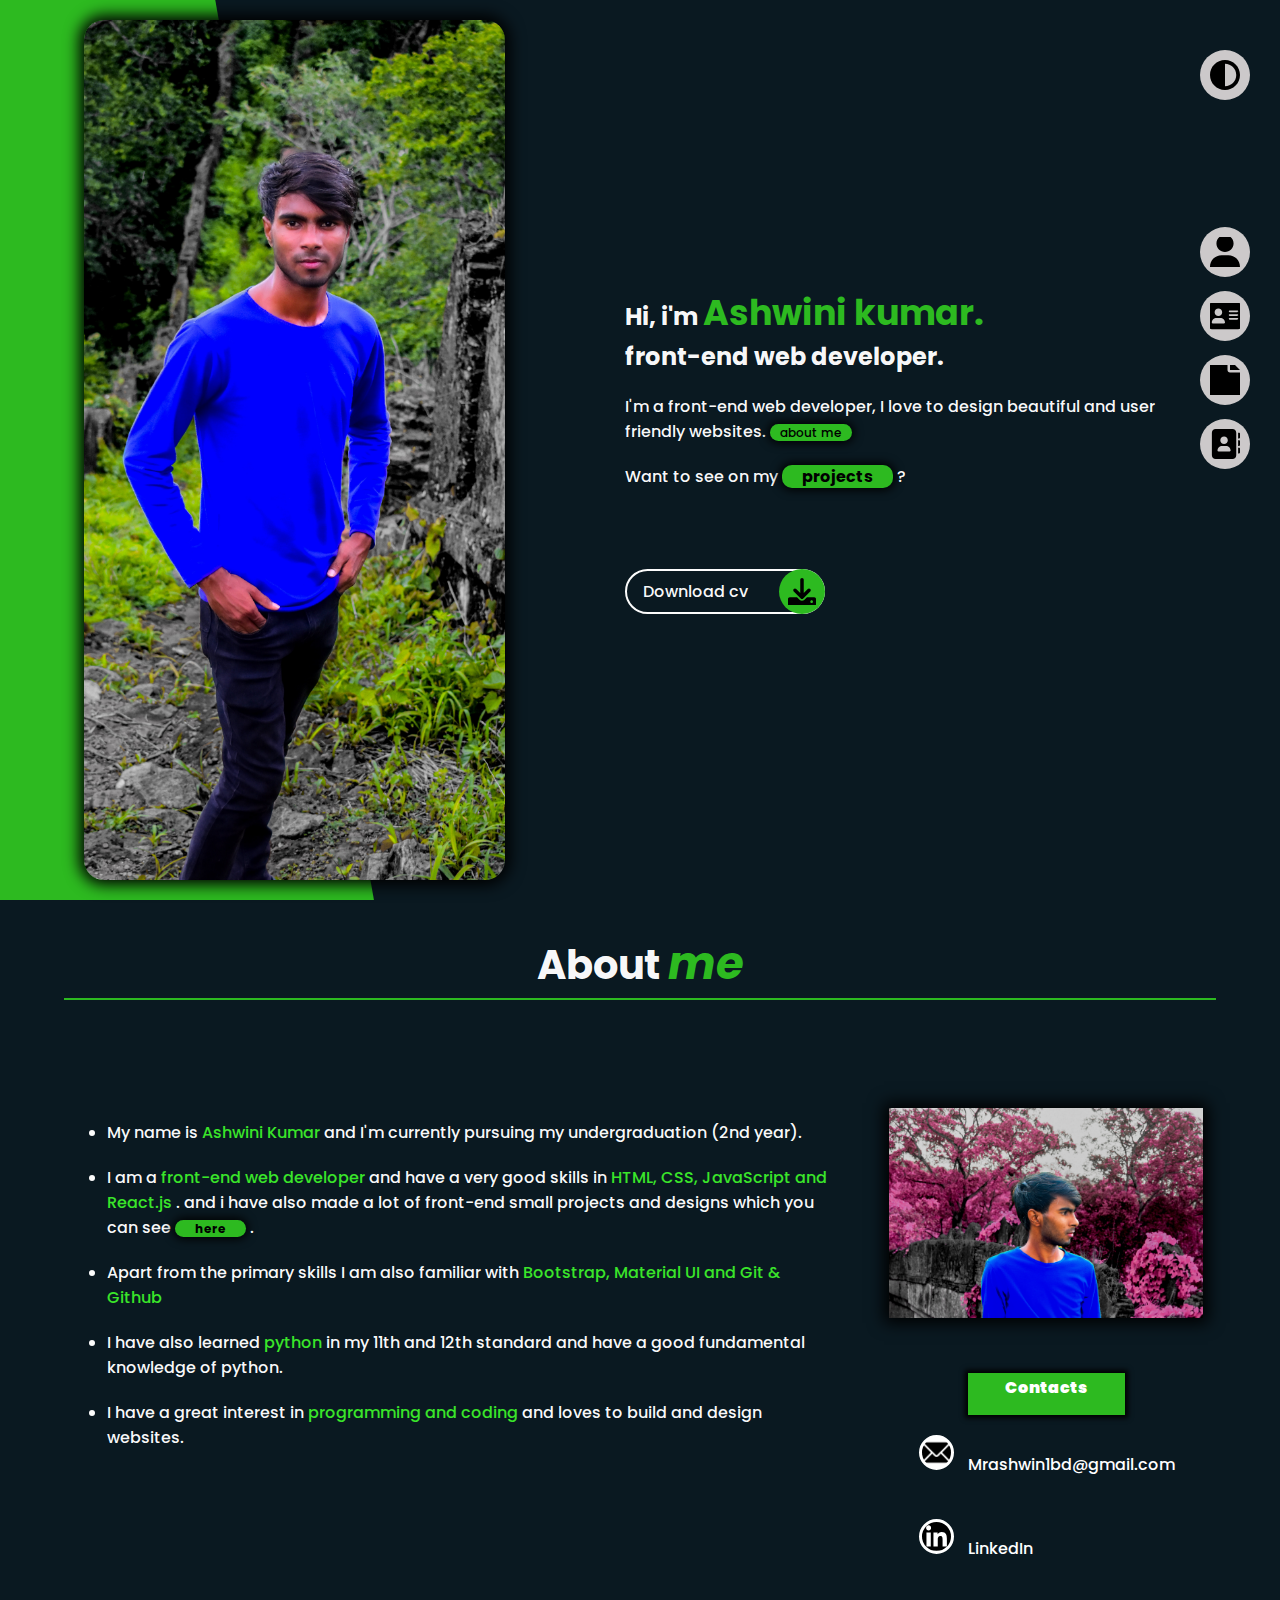
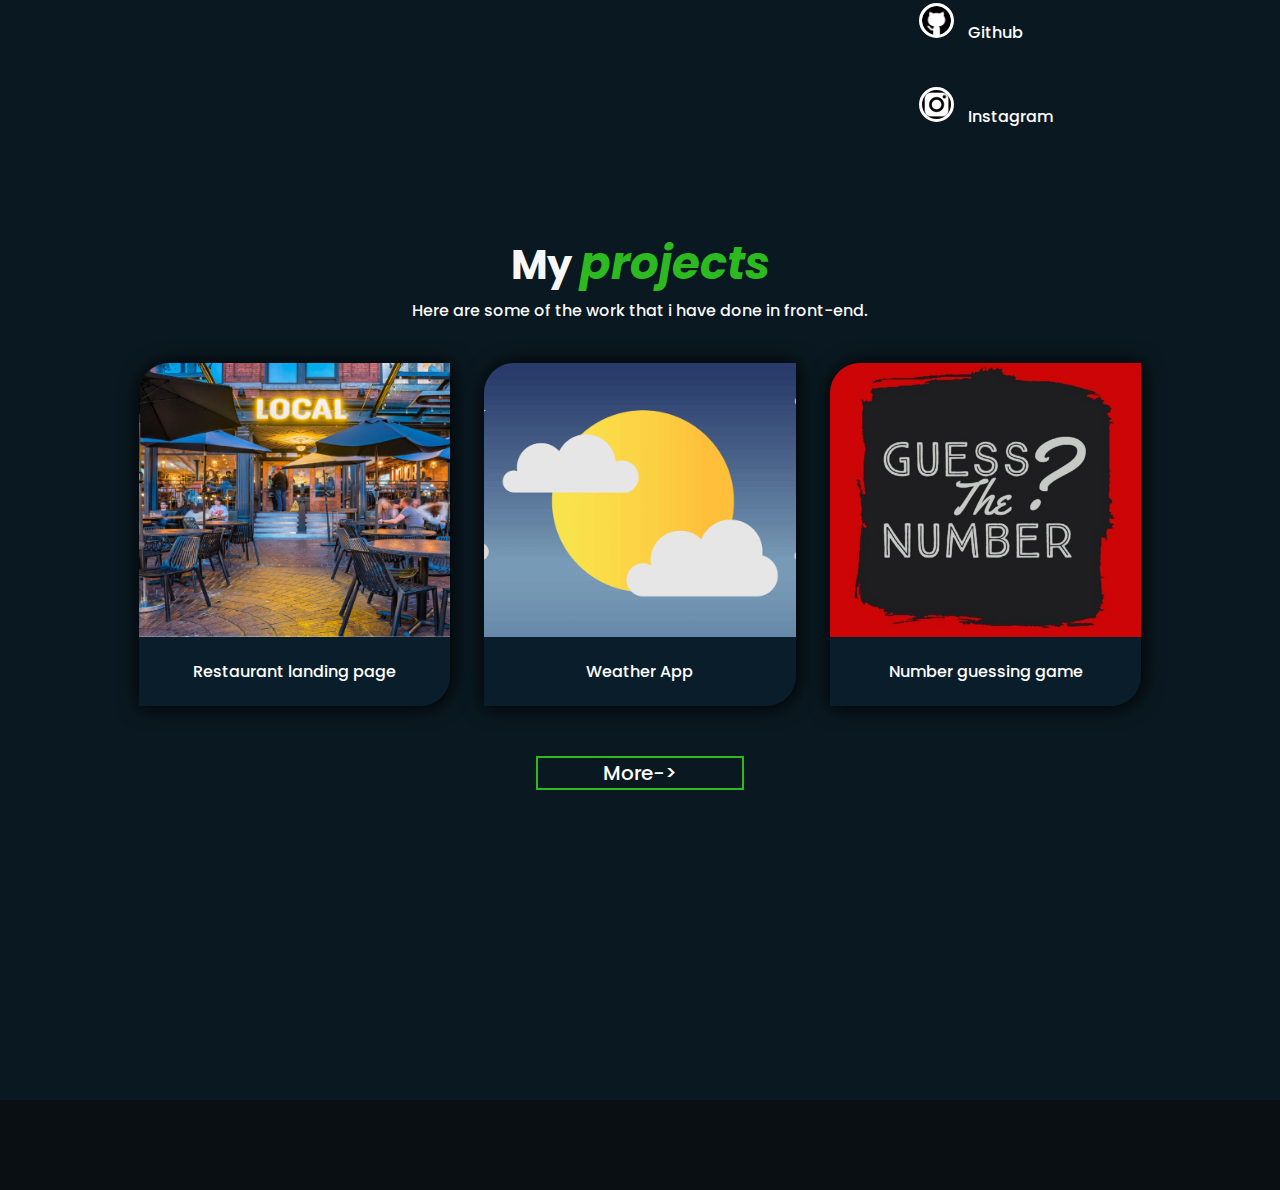
<file: index.html>
<!-- = + -->

<!DOCTYPE html>
<html lang="en">
<head>
    <meta charset="UTF-8">
    <meta http-equiv="X-UA-Compatible" content="IE=edge">
    <meta name="viewport" content="width=device-width, initial-scale=1.0">
    <title>protfolio</title>
    <link rel="icon" href="./icons/tab.svg">

    <link rel="stylesheet" href="./utility.css">
    <link rel="stylesheet" href="./style.css">
    <link rel="stylesheet" href="./mediaQueries.css">


</head>

<body>

  <!-- ////////////////// navigation button //////////////////// -->

  <nav class="navigation">
    <div class="icons">
      <img src="./icons/circle-half-stroke-solid.svg">
        <a href="" class="links"><pre>changes Theme</pre></a>
    </div>
    <div class="icons">
      <a href="#profile">
        <img src="./icons/user-solid.svg">
        </a>
        <a href="#profile" class="links">profile</a>
    </div>
    <div class="icons">
      <a href="#about-me">
              <img src="./icons/about-me.svg">
          </a>
          <a href="#about-me" class="links">about</a>
      </div>
      <div class="icons">
          <a href="#projects">
              <img src="./icons/project.svg">
          </a>
          <a href="#projects" class="links">projects</a>
      </div>
      <div class="icons">
          <a href="#contacts">
              <img src="./icons/contact.svg">
          </a>
          <a href="#contacts" class="links">contacts</a>
      </div>
  </nav>



  <!-- ////////////////////////////////// header (profile) ///////////////////// -->
  <header class="header container" id="profile">
      <div class="image">
          <img src="./images/profile.jpg">
          <div class="background"></div>
      </div>
      <div class="content">
          <h2>
              Hi, i'm <span>Ashwini kumar.</span> <br> front-end web developer.
          </h2>
          <p>
            I'm a front-end web developer, I love to design beautiful and user friendly websites.
            <a href="#about-me">about me</a>
          </p>
          <p>
              want to see on my <a href="#projects">projects</a> ?
          </p>
          <a href="./resume/Resume.pdf" class="download-cv-btn" target="_blank" download="Resume">
              Download cv
              <div class="download">
                  <img src="./icons/download-solid.svg">
              </div>
          </a>
      </div>
  </header>


    <!-- ////////////////////// about-me section //////////////// -->

    <section class="container about-me" id="about-me">

      <h1>About <span>me</span></h1>

      <div class="about-me-box">
        
        <div class="left-box box">

          <ul class="paragraphs">
            <li class="p1">
              My name is <span>Ashwini Kumar</span> and I'm currently pursuing my undergraduation (2nd year).
            </li>
            <li class="p2">
              I am a <span>front-end web developer</span> and have a very good skills in <span>HTML, CSS, JavaScript and React.js </span>. and i have also made a lot of front-end small projects and designs which you can see <a href="./projects.html">here</a> .
            </li>
            <li class="p3">
              Apart from the primary skills I am also familiar with <span>Bootstrap, Material UI and Git & Github </span>
            </li>
            <li class="p4">
              I have also learned <span>python</span> in my 11th and 12th standard and have a good fundamental knowledge of python.
            </li>
            <li class="p5">
              I have a great interest in <span>programming and coding</span> and loves to build and design websites.
            </li>
          </ul>

        </div>

        <div class="right-box box">
          <div class="img">
            <img src="./images/profile2.jpg">
          </div>
          <div class="contacts" id="contacts">
            <div class="contact-heading icons">
                <p>contacts</p>
            </div>
            <div class="e-mail icons">
                <a href="">
                    <img src="./icons/email.png">
                    <span>mrashwin1bd@gmail.com</span>
                </a>
            </div>
            <div class="linkedIn icons">
                <a href="https://www.linkedin.com/in/ashwini-kumar-505a72246/" target="_blank">
                    <img src="icons/linkedin.svg">
                    <span>linkedIn</span>
                </a>
            </div>
            <div class="github icons">
                <a href="https://github.com/ASHWIN-KUMAR-06" target="_blank">
                    <img src="icons/github.png">
                    <span>github</span>
                </a>
            </div>
            <div class="instagram icons">
                <a href="https://www.instagram.com/ashwinchauhan525/" target="_blank">
                    <img src="icons/instagram.png">
                    <span>instagram</span>
                </a>
            </div>
          </div>
        </div>

      </div>
    </section>



    <!-- //////////////////////////////////// projects section ////////////////////// -->

    <section class="projects container" id="projects">
        <h1>my <span>projects</span></h1>
        <p>Here are some of the work that i have done in front-end.</p>
        <div class="projects-container">

            <div class="boxes">
                <div class="img">
                    <img src="./images/restaurant.jpg">
                </div>
                <div class="name">
                    <p>restaurant landing page</p>
                </div>
                <div class="content">
                    <h3>project source</h3>
                    <a href="./projects/restaurantSite/index.html" target="_blank">view</a>
                    <a href="https://github.com/ASHWIN-KUMAR-06/My-Portfolio/tree/main/projects/restaurantSite" title="source code" target="_blank"><img src="./icons/github.png"></a>
                </div>
            </div>

            <div class="boxes">
              <div class="img">
                  <img src="./images/weatherapp.png">
              </div>
              <div class="name">
                  <p>Weather App</p>
              </div>
              <div class="content">
                  <h3>project source</h3>
                  <a href="https://ashwin-kumar-06.github.io/Weather-App/" target="_blank">view</a>
                  <a href="https://github.com/ASHWIN-KUMAR-06/Weather-App/" title="source code" target="_blank"><img src="./icons/github.png"></a>
              </div>
          </div>

            <div class="boxes">
                <div class="img">
                    <img src="./images/numberGuessingGame.jpg" style='opacity:0.8;'>
                </div>
                <div class="name">
                    <p>number guessing game</p>
                </div>
                <div class="content">
                    <h3>project source</h3>
                    <a href="./projects/numberGuessingGame/" target="_blank">view</a>
                    <a href="https://github.com/ASHWIN-KUMAR-06/My-Portfolio/tree/main/projects/numberGuessingGame" title="source code" target="_blank"><img src="./icons/github.png"></a>
                </div>
            </div>

            <a href="./projects.html">More-></a>
        </div>
    </section>



    <!-- ///////////////////////////////// footer ///////////////////////// -->

    <footer class="footer">
    </footer>



    
</body>

</html>
</file>
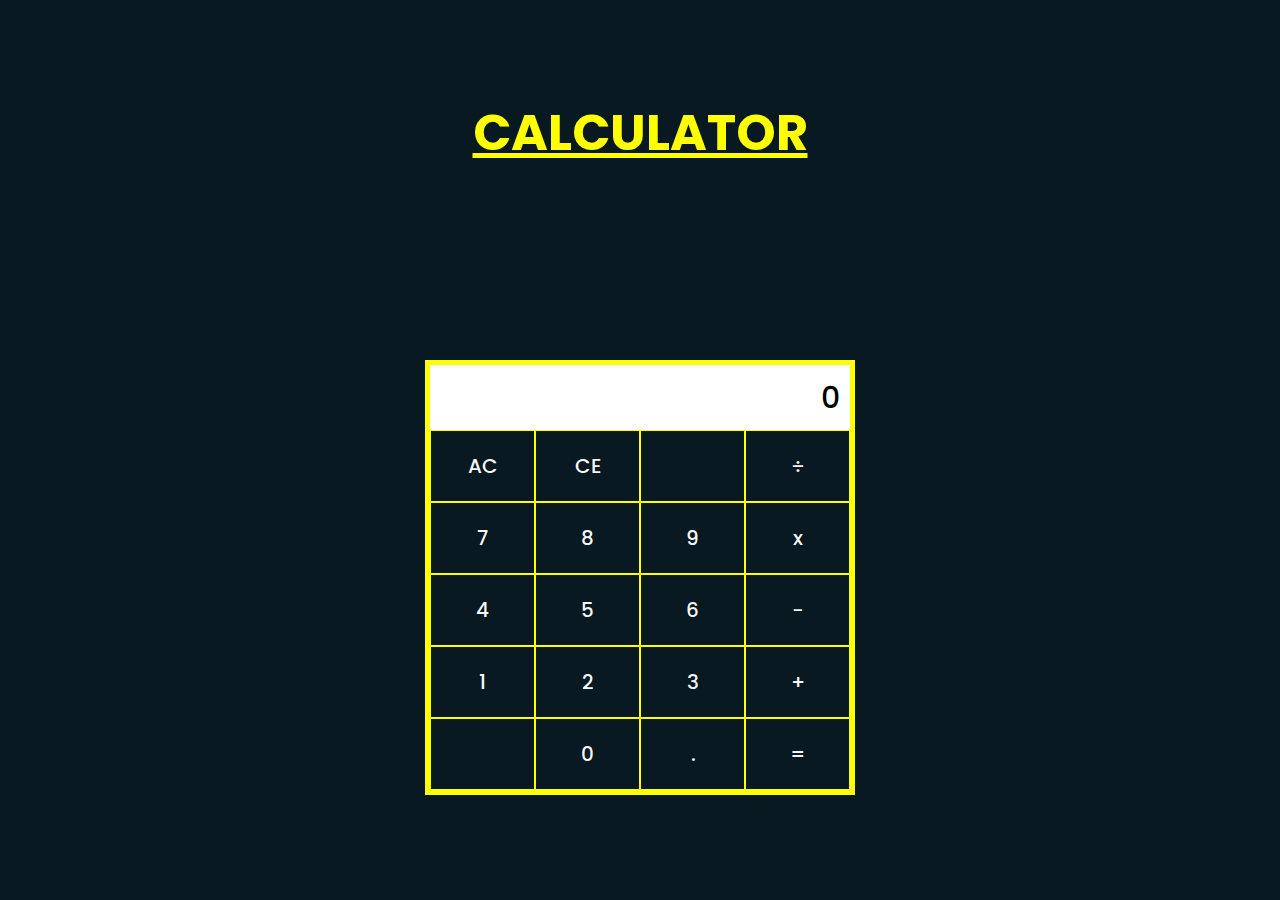
<file: projects/calculator/index.html>
<!-- = + -->

<!DOCTYPE html>
<html lang="en">
<head>
    <meta charset="UTF-8">
    <meta http-equiv="X-UA-Compatible" content="IE=edge">
    <meta name="viewport" content="width=device-width, initial-scale=1.0">
    <title>calculator</title>
    <link rel="icon" href="./calculator.png">

    <link rel="stylesheet" href="../utility.css">
    <link rel="stylesheet" href="./style.css">
    <script src="script.js" defer></script>

</head>
<body>
    
    <div class="wrapper">
        <h1>calculator</h1>
        <div class="calculator">
            <div class="screen">
                <p class="screen-content">0</p>
            </div>
            <div class="tile ac">Ac</div>
            <div class="tile erase">ce</div>
            <div class="tile percent"></div>
            <div class="tile divide">÷</div>
            <div class="tile seven">7</div>
            <div class="tile eight">8</div>
            <div class="tile nine">9</div>
            <div class="tile multiply">x</div>
            <div class="tile four">4</div>
            <div class="tile five">5</div>
            <div class="tile six">6</div>
            <div class="tile minus">-</div>
            <div class="tile one">1</div>
            <div class="tile two">2</div>
            <div class="tile three">3</div>
            <div class="tile plus">+</div>
            <div class="tile switch"></div>
            <div class="tile zero">0</div>
            <div class="tile dot">.</div>
            <div class="tile equal-to">=</div>
        </div>
    </div>



</body>
</html>
</file>
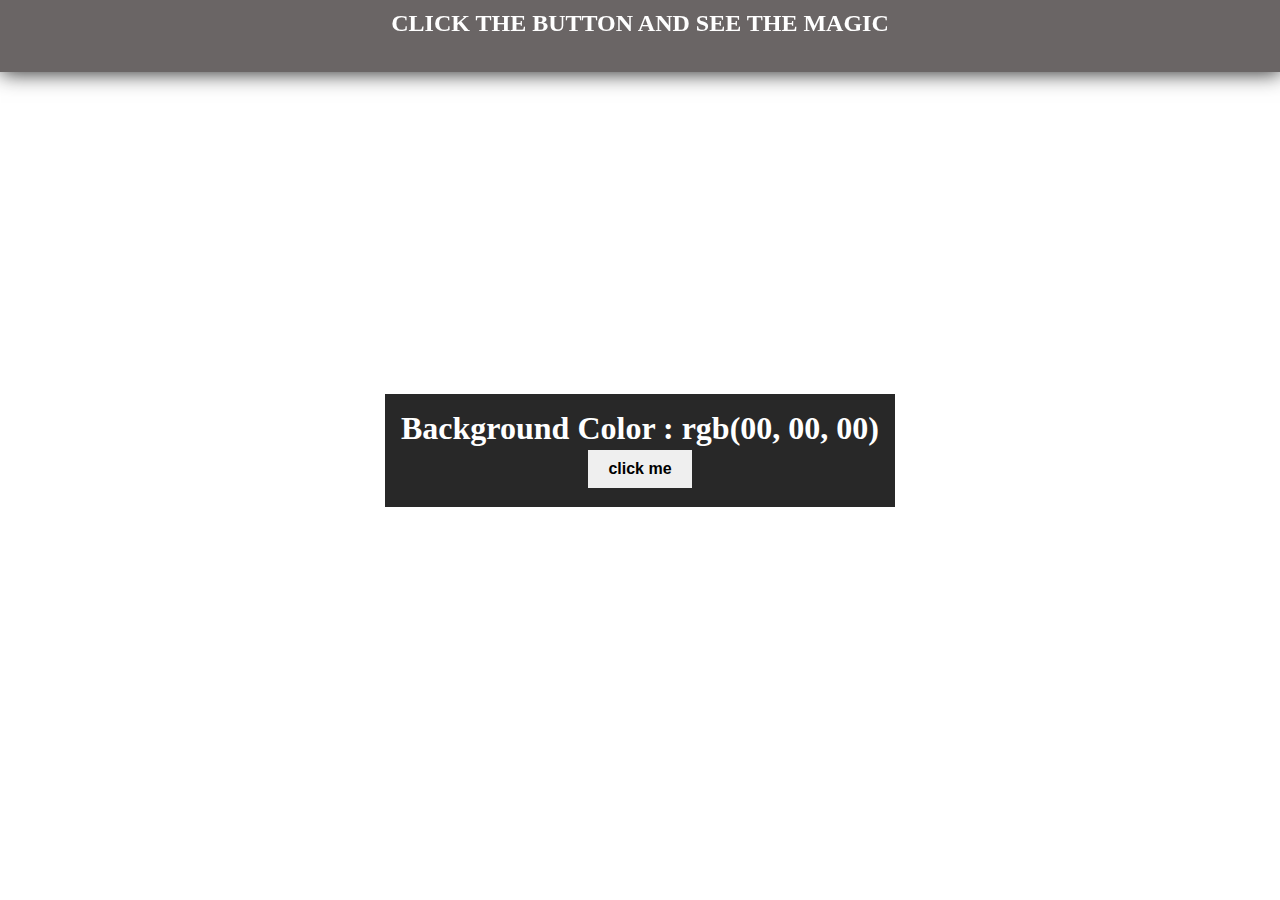
<file: projects/colorFlipper/index.html>
<!-- = + -->

<!DOCTYPE html>
<html lang="en">
<head>
    <meta charset="UTF-8">
    <meta http-equiv="X-UA-Compatible" content="IE=edge">
    <meta name="viewport" content="width=device-width, initial-scale=1.0">
    <title>color flipper</title>
    <link rel="icon" href="./flippers.png">

    <link rel="stylesheet" href="style.css">
    <script src="script.js" defer></script>

</head>
<body>

    <nav class="navigation">
        <h2>click the button and see the magic</h2>
    </nav>

    <div class="container">
        <h1>Background Color : <span>rgb(00, 00, 00)</span></h1>
        <button class="btn">click me</button>
    </div>



    
</body>
</html>
</file>
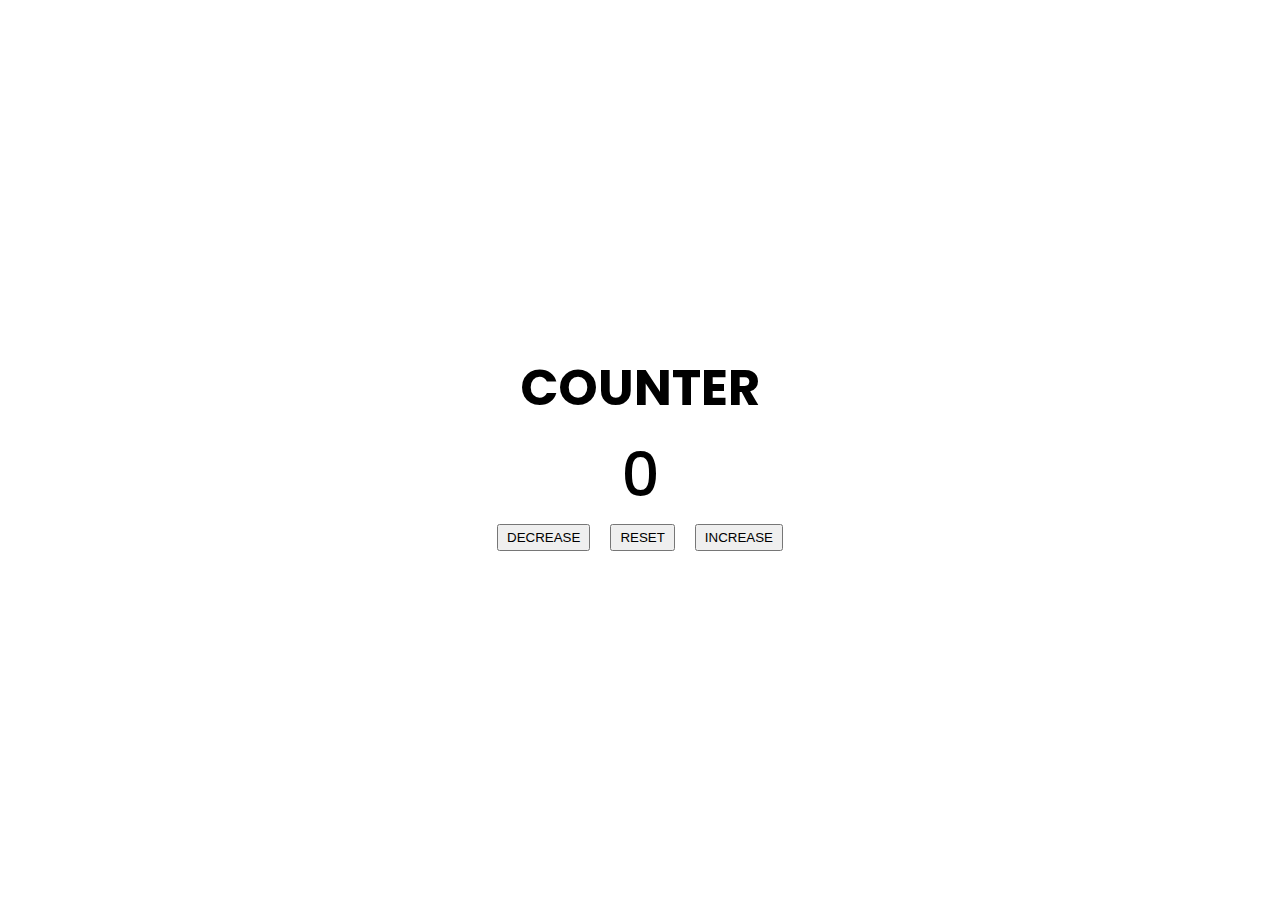
<file: projects/counter/index.html>
<!-- = + -->

<!DOCTYPE html>
<html lang="en">
<head>
    <meta charset="UTF-8">
    <meta http-equiv="X-UA-Compatible" content="IE=edge">
    <meta name="viewport" content="width=device-width, initial-scale=1.0">
    <title>Counter</title>
    <link rel="icon" href="./counter.png">

    <link rel="stylesheet" href="../utility.css">
    <link rel="stylesheet" href="./style.css">
    <script src="./script.js" defer></script>

</head>
<body>
    
    <div class="wrapper">
        <h2>Counter</h2>
        <div class="number">0</div>
        <div class="buttons">
            <button class="btn decrease">decrease</button>
            <button class="btn reset">reset</button>
            <button class="btn increase">increase</button>
        </div>
    </div>


</body>
</html>
</file>
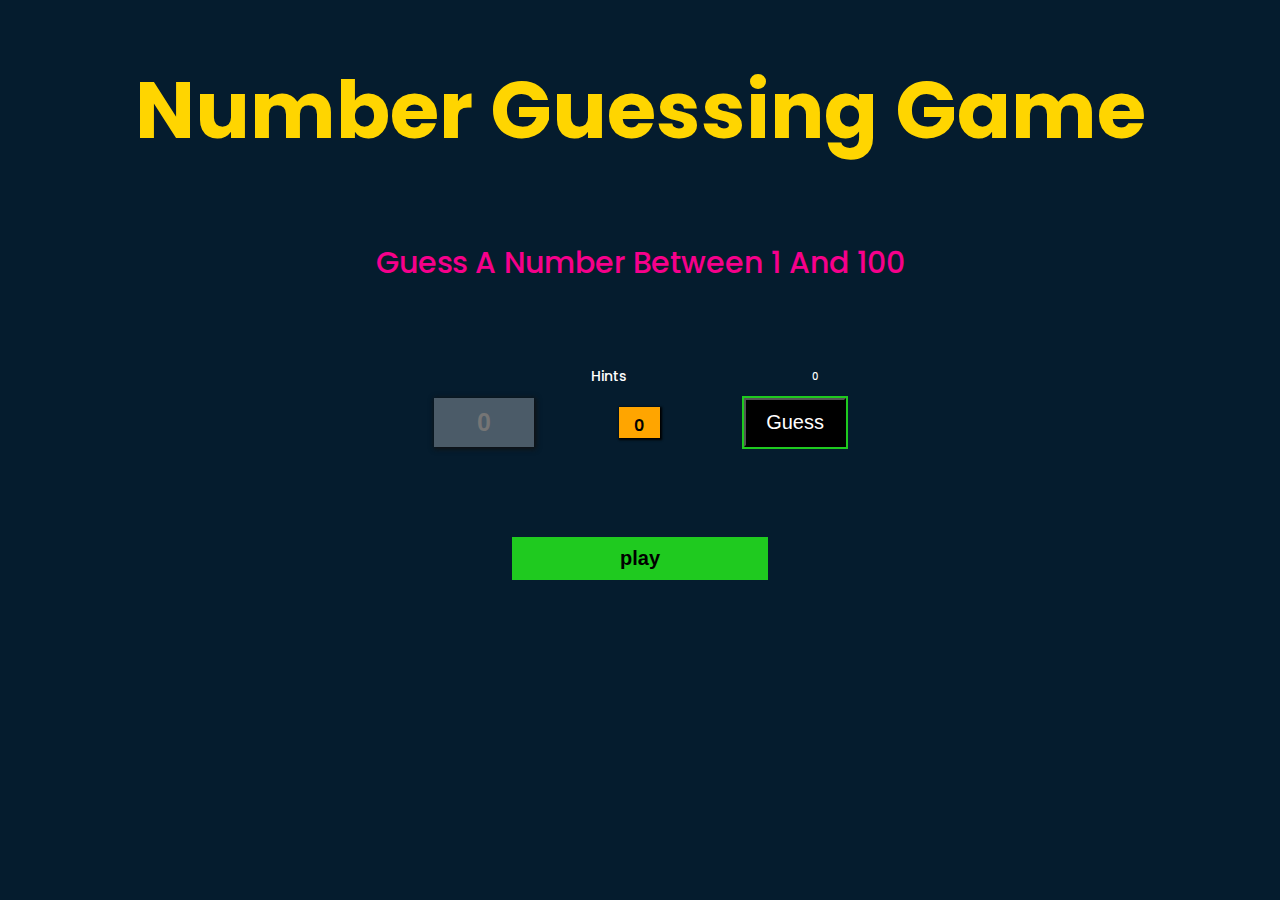
<file: projects/numberGuessingGame/index.html>
<!-- = + -->

<!DOCTYPE html>
<html lang="en">
<head>
    <meta charset="UTF-8">
    <meta http-equiv="X-UA-Compatible" content="IE=edge">
    <meta name="viewport" content="width=device-width, initial-scale=1.0">
    <title>Guess Number</title>
    <link rel="icon" href="./gamepad-solid.svg">

    <link rel="stylesheet" href="./style.css">

    <script src="./script.js" defer></script>
</head>
<body>

    <section class="container">
        <div class="title">
            <h1>Number Guessing Game</h1>
        </div>
        <div class="text">
            <p>Guess a number between 1 and 100</p>
        </div>
        <div class="new-game">new game</div>
        <div class="playing-area">
            <p class="remark">Hints</p>
            <p class="guess-count">0</p>
            <input type="text" id="input-box" disabled placeholder="0">
            <div class="winning-number">
                <p>0</p>
                <div class="cover"></div>
            </div>
            <button>Guess</button>
        </div>
        <div class="play-button">
            <button>play</button>
        </div>
    </section>

    
</body>
</html>
</file>
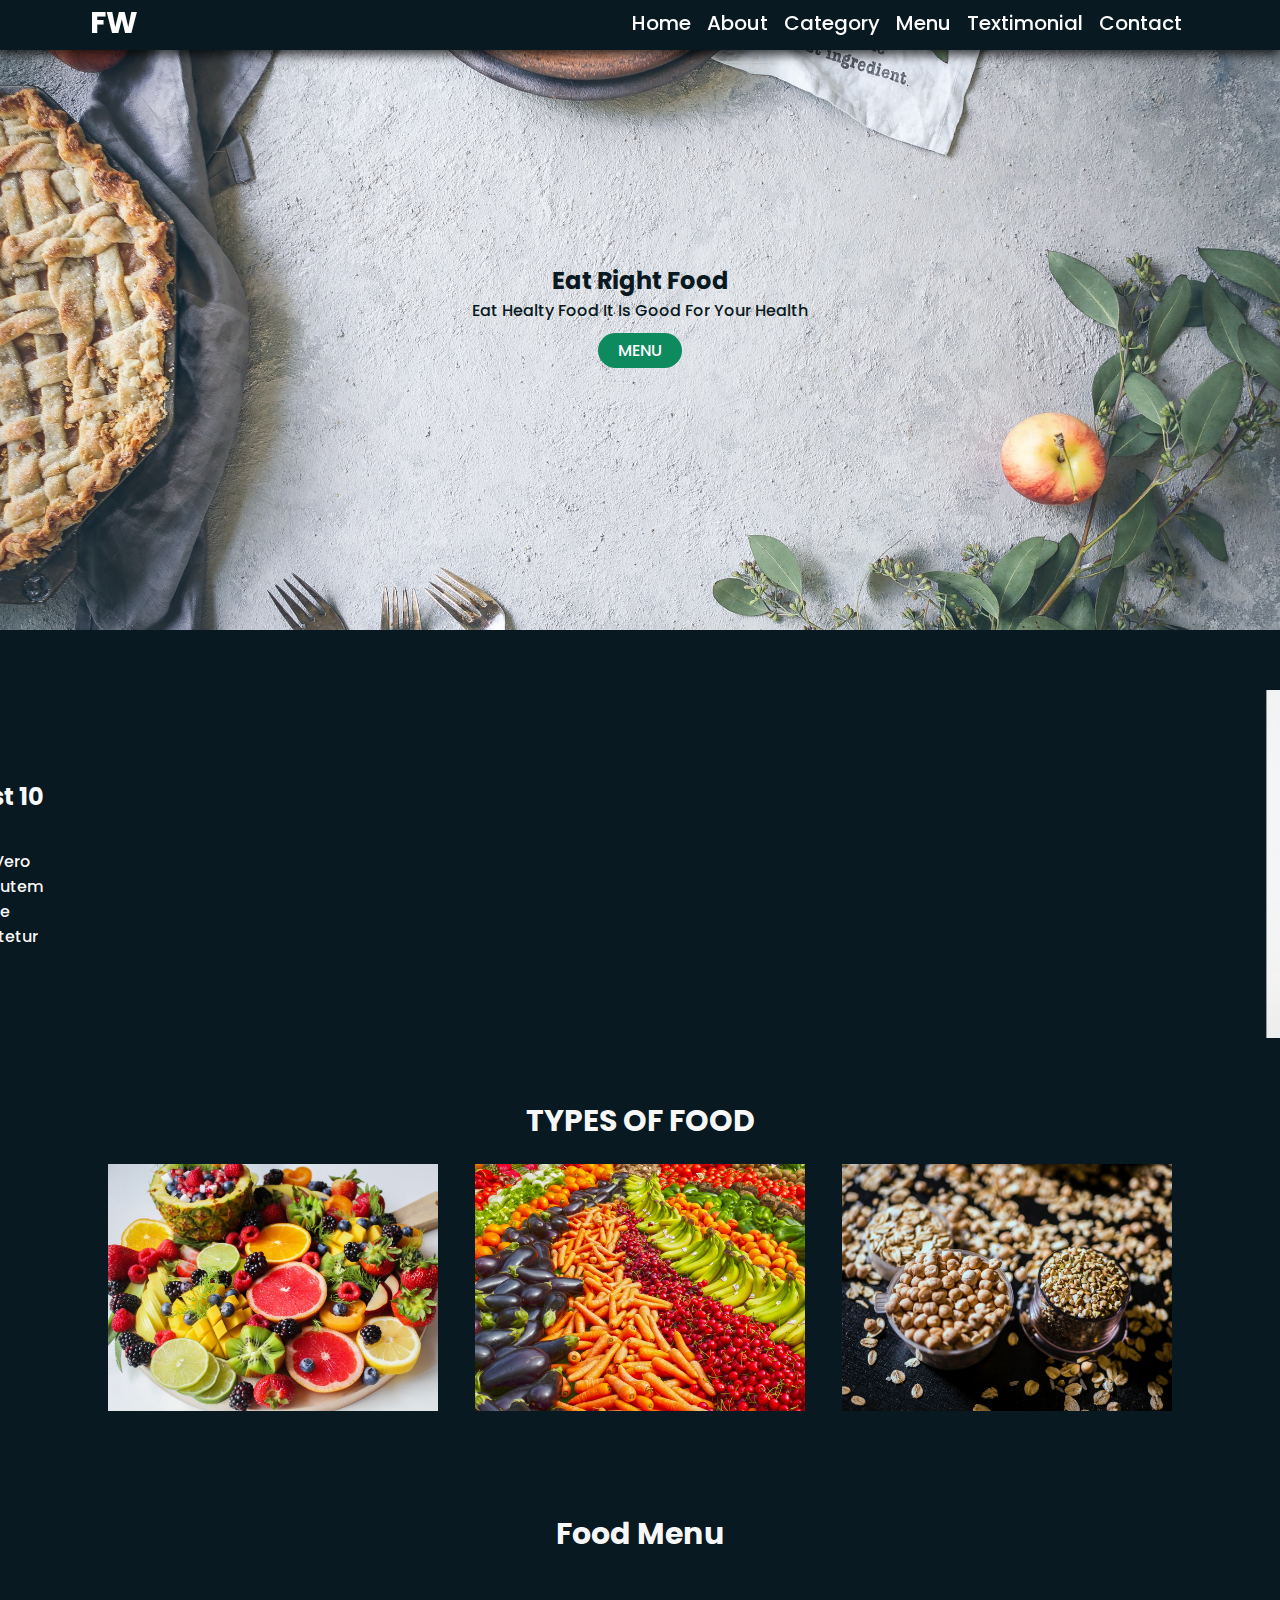
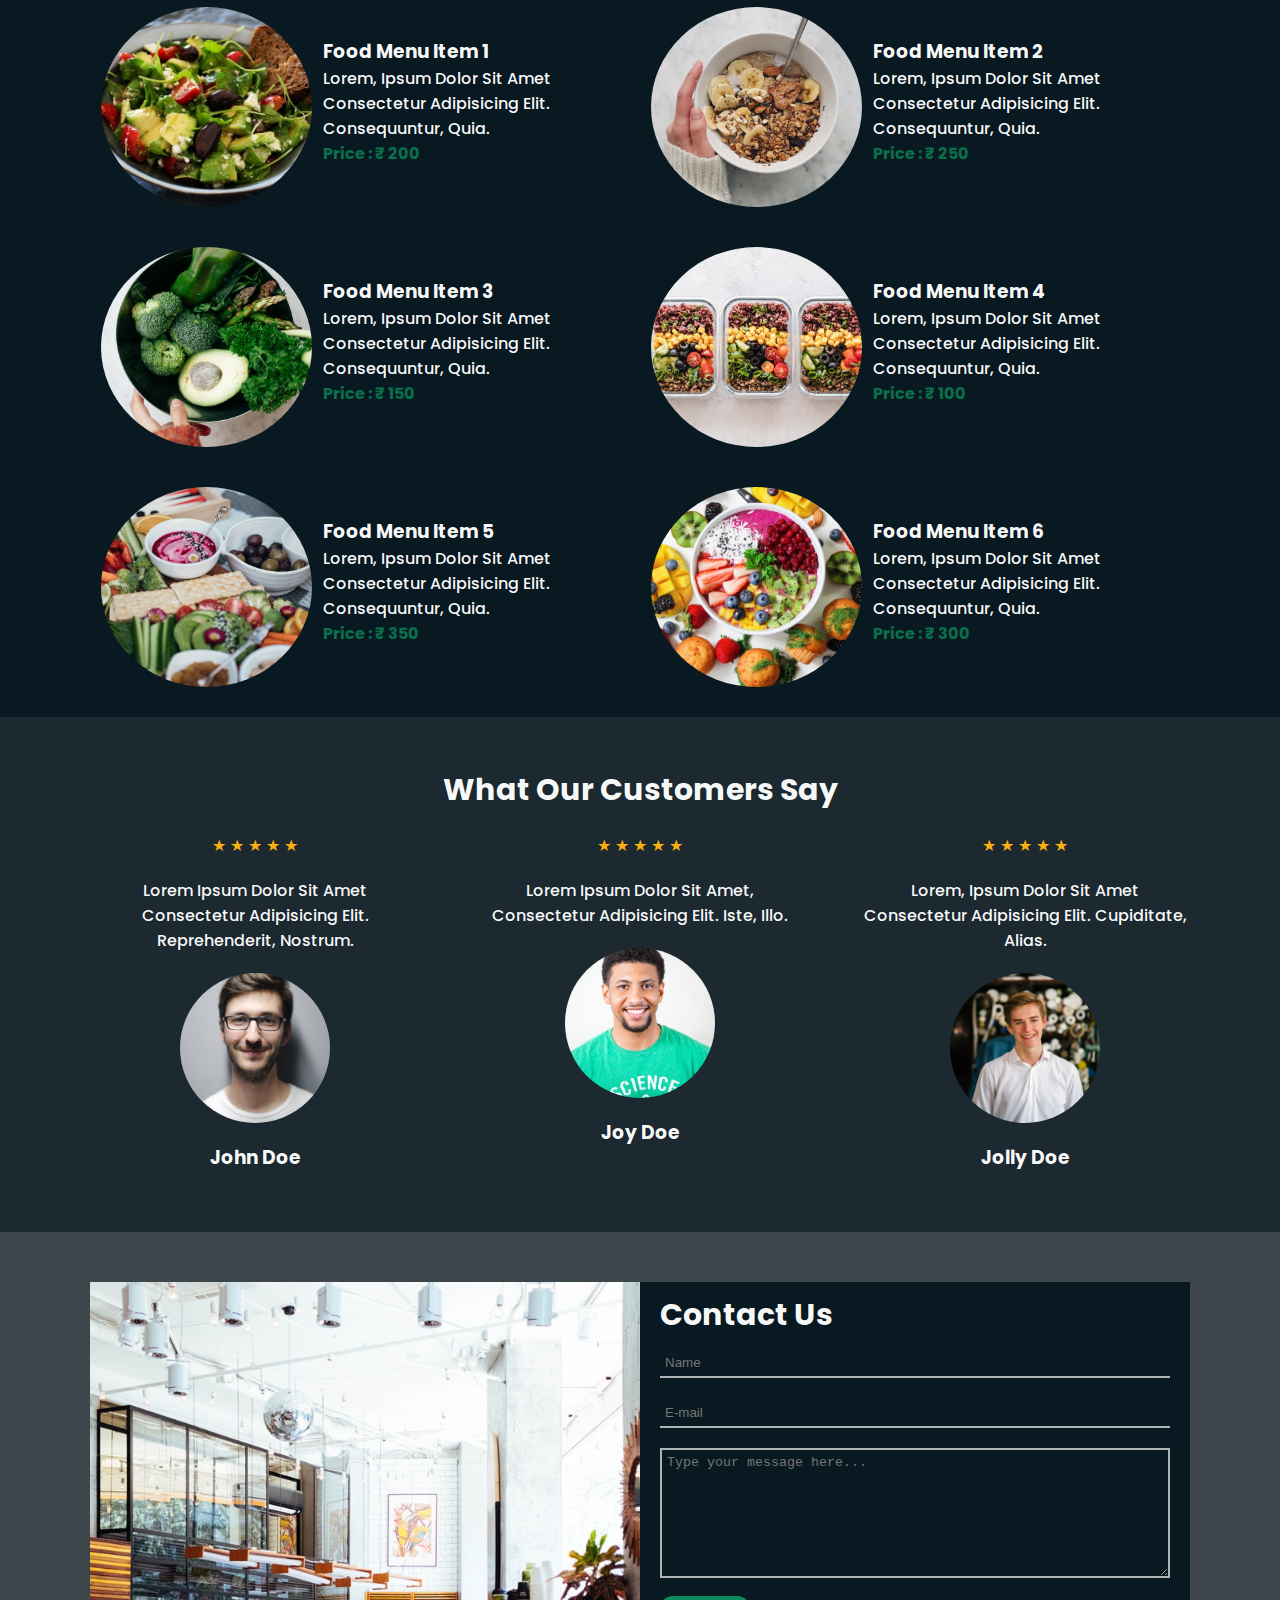
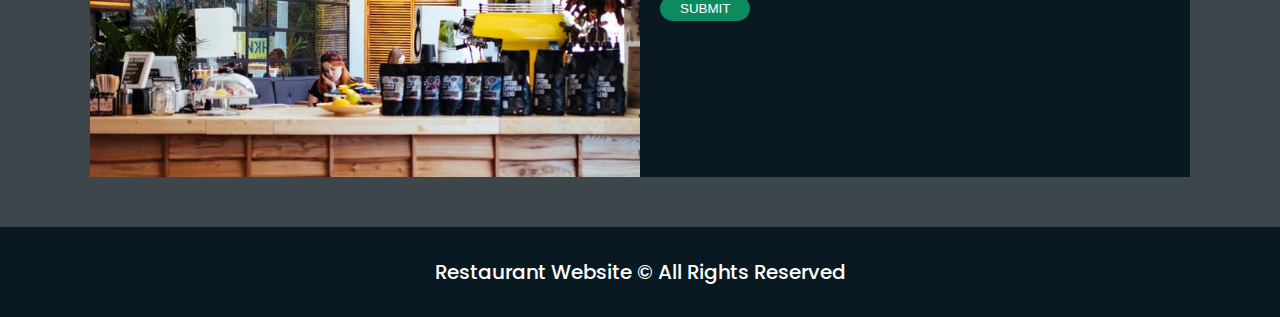
<file: projects/restaurantSite/index.html>
<!-- = + -->

<!DOCTYPE html>
<html lang="en">
<head>
    <meta charset="UTF-8">
    <meta http-equiv="X-UA-Compatible" content="IE=edge">
    <meta name="viewport" content="width=device-width, initial-scale=1.0">
    <title>Restaurant</title>

    <link rel="icon" href="./restaurant.png">

    <link rel="stylesheet" href="./utility.css">
    <link rel="stylesheet" href="./index.css">
    <link rel="stylesheet" href="./mediaQueries.css">


</head>

<body>


 <!-- /////////////////////////// navbar //////////////// -->
  <nav class="navbar">
    <div class="hamburger-icon">
        <img src="./hamburger.svg" class="hamburger-img icon" />
    </div>
    <div class="navbar-container container">
        <ul class="menu-items">
            <li><a href="#home">Home</a></li>
            <li><a href="#about">About</a></li>
            <li><a href="#food-category">Category</a></li>
            <li><a href="#food-menu">Menu</a></li>
            <li><a href="#testimonial">Textimonial</a></li>
            <li><a href="#contact">Contact</a></li>
        </ul>
        <h1 class="logo">FW</h1>
    </div>
  </nav>


  <!-- ////////////////////////////// header //////////////// -->
  <header class="header" id="home">
    <div class="header-content">
        <h2>Eat right food</h2>
        <p>eat healty food it is good for your health</p>
        <a href="#" class="btn btn-primary">menu</a>
    </div>
  </header>


  <!-- /////////////////////// about ////////////// -->

  <section class="about" id="about">
    <div class="about-container container">
        <div class="about-content">
            <p>About us</p>
            <h2>we've been making healthy food for last 10 years</h2>
            <p>Lorem ipsum dolor sit amet consectetur adipisicing elit. Est vero deserunt nam aspernatur repudiandae, illo eveniet mollitia autem sint temporibus dolore amet rem recusandae alias sapiente doloribus quos vitae magni modi ipsum voluptatum consectetur magnam quisquam facilis. Ea, iure aliquam!</p>
        </div>
        <div class="about-img">
            <img src="./images/about-photo.jpg" alt="">
        </div>
    </div>
  </section>


  <!-- //////////////////// food Category //////////////// -->


  <section class="category" id="food-category">
    <div class="container category-container">
        <h2>types of food</h2>
        <div class="food-box">
            <div class="img-box img-1">
                <img src="./images/food1.jpg">
                <div class="content">
                    <h1>fruits</h1>
                    <a href="#" class="btn btn-primary">learn more</a>
                </div>
            </div>
            <div class="img-box img-2">
                <img src="./images/food2.jpg">
                <div class="content">
                    <h1>vegetables</h1>
                    <a href="#" class="btn btn-primary">learn more</a>
                </div>
            </div>
            <div class="img-box img-3">
                <img src="./images/food3.jpg">
                <div class="content">
                    <h1>grains</h1>
                    <a href="#" class="btn btn-primary">learn more</a>
                </div>
            </div>
        </div>
    </div>
  </section>


  <!-- /////////////////////////// food menu ////////////// -->

  <section class="food-menu" id="food-menu">
    <h2>food menu</h2>
    <div class="food-items-box container">

        <div class="food-item item-1">
            <div class="food-img">
                <img src="./images/food-menu1.jpg">
            </div>
            <div class="food-content">
                <h3>Food menu item 1</h3>
                <p>Lorem, ipsum dolor sit amet consectetur adipisicing elit. Consequuntur, quia.</p>
                <b>price : &#x20B9; 200</b>
            </div>
        </div>
        <div class="food-item item-2">
            <div class="food-img">
                <img src="./images/food-menu2.jpg">
            </div>
            <div class="food-content">
                <h3>Food menu item 2</h3>
                <p>Lorem, ipsum dolor sit amet consectetur adipisicing elit. Consequuntur, quia.</p>
                <b>price : &#x20B9; 250</b>
            </div>
        </div>
        <div class="food-item item-3">
            <div class="food-img">
                <img src="./images/food-menu3.jpg">
            </div>
            <div class="food-content">
                <h3>Food menu item 3</h3>
                <p>Lorem, ipsum dolor sit amet consectetur adipisicing elit. Consequuntur, quia.</p>
                <b>price : &#x20B9; 150</b>
            </div>
        </div>
        <div class="food-item item-4">
            <div class="food-img">
                <img src="./images/food-menu4.jpg">
            </div>
            <div class="food-content">
                <h3>Food menu item 4</h3>
                <p>Lorem, ipsum dolor sit amet consectetur adipisicing elit. Consequuntur, quia.</p>
                <b>price : &#x20B9; 100</b>
            </div>
        </div>
        <div class="food-item item-5">
            <div class="food-img">
                <img src="./images/food-menu5.jpg">
            </div>
            <div class="food-content">
                <h3>Food menu item 5</h3>
                <p>Lorem, ipsum dolor sit amet consectetur adipisicing elit. Consequuntur, quia.</p>
                <b>price : &#x20B9; 350</b>
            </div>
        </div>
        <div class="food-item item-6">
            <div class="food-img">
                <img src="./images/food-menu6.jpg">
            </div>
            <div class="food-content">
                <h3>Food menu item 6</h3>
                <p>Lorem, ipsum dolor sit amet consectetur adipisicing elit. Consequuntur, quia.</p>
                <b>price : &#x20B9; 300</b>
            </div>
        </div>

    </div>
  </section>


  <!-- //////////////////// testimonial ////////////// -->

  <section class="testimonial" id="testimonial">
    <h2>What our customers say</h2>
    <div class="container testimonial-container">
        <div class="customer cutomer-1">
            <span class="stars"> &#x2605; &#x2605; &#x2605; &#x2605; &#x2605; </span> 
            <p>Lorem ipsum dolor sit amet consectetur adipisicing elit. Reprehenderit, nostrum.</p>
            <div class="cust-img">
                <img src="./images/male-photo1.jpg" alt="">
            </div>
            <h3>John Doe</h3>
        </div>
        <div class="customer cutomer-2">
            <span class="stars"> &#x2605; &#x2605; &#x2605; &#x2605; &#x2605; </span> 
            <p>Lorem ipsum dolor sit amet, consectetur adipisicing elit. Iste, illo.</p>
            <div class="cust-img">
                <img src="./images/male-photo2.jpg" alt="">
            </div>
            <h3>joy doe</h3>
        </div>
        <div class="customer cutomer-3">
            <span class="stars"> &#x2605; &#x2605; &#x2605; &#x2605; &#x2605; </span> 
            <p>Lorem, ipsum dolor sit amet consectetur adipisicing elit. Cupiditate, alias.</p>
            <div class="cust-img">
                <img src="./images/male-photo3.jpg" alt="">
            </div>
            <h3>Jolly doe</h3>
        </div>
    </div>
  </section>


  <!-- ////////////////////// contact  ////////////////// -->

  <section class="contact" id="contact">
    <div class="container contact-container">
        <div class="contact-img">
            <img src="./images/restraunt-image.jpg">
        </div>
        <div class="contact-form">
            <h2>contact us</h2>
            <form class="form">
                <input type="text" placeholder="Name"> <br>
                <input type="email" placeholder="E-mail"> <br>
                <textarea placeholder="Type your message here..."></textarea> <br>
                <button class="btn btn-primary">submit</button><br>
            </form>
        </div>
    </div>
  </section>

  <script>

    const hamburger = document.querySelector(".hamburger-icon");

    function clicked() {
        const menu = document.querySelector(".menu-items");
        
        const img = document.querySelector(".icon");

        if(img.classList.contains('hamburger-img')) {
            img.setAttribute("src", "./arrow.svg");
            img.classList.remove('hamburger-img');
            img.classList.add('arrow-img');
            menu.style.transform = 'translateX(0)';
        } else {
            img.setAttribute("src", "./hamburger.svg");
            img.classList.remove('arrow-img');
            img.classList.add('hamburger-img');
            menu.style.transform = 'translateX(-400px)';
        }
    }

    hamburger.addEventListener("click", clicked);



  </script>


  <!-- //////////////////////// footer //////////////// -->

  <footer>
    <p>restaurant website &copy; all rights reserved</p>
  </footer>


</body>

</html>
</file>
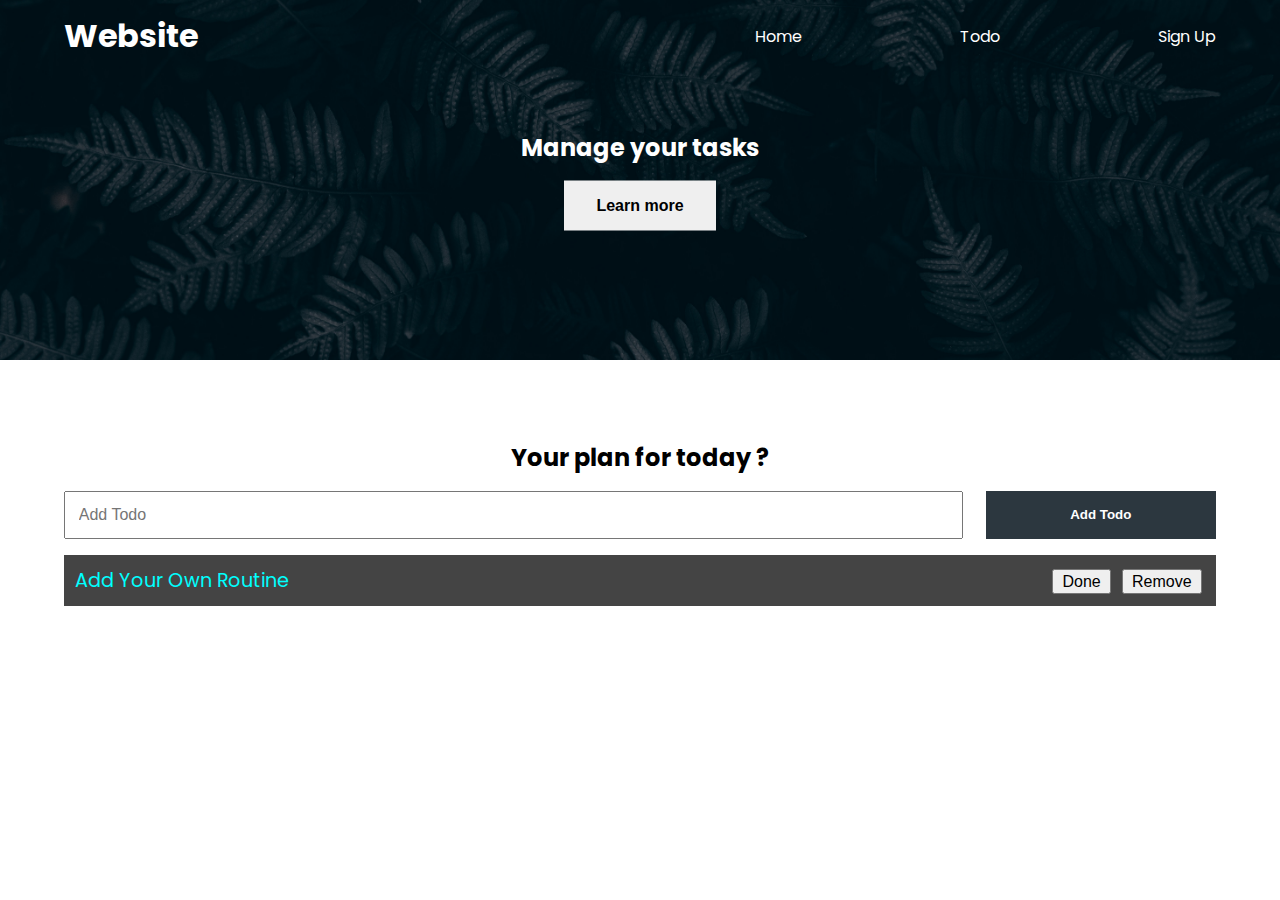
<file: projects/todoListProject/index.html>
<!-- = + -->

<!DOCTYPE html>
<html lang="en">
<head>
    <meta charset="UTF-8">
    <meta http-equiv="X-UA-Compatible" content="IE=edge">
    <meta name="viewport" content="width=device-width, initial-scale=1.0">

    <link rel="stylesheet" href="./file1.css">
    <script src="./file1.js" defer></script>

    <title>Todo</title>
    <link rel="icon" href="./to-do-list.png">
</head>

<body>

  <header class="header">
    <nav class="container nav">
      <h1 class='logo'>Website</h1>
      <ul class="nav-items">
        <li class="nav-item"><a href="#home">Home</a></li>
        <li class="nav-item"><a href="">Todo</a></li>
        <li class="nav-item"><a href="">Sign Up</a></li>
      </ul>
    </nav>
    <div class="headline">
      <h2 id="main-heading">Manage your tasks</h2>
      <button class="btn btn-headline">Learn more</button>
    </div>
  </header>



  <section class="section-todo container">
    <h2>Your plan for today ? </h2>
    <!-- todo form -->
    <form class="form-todo">
      <input type="text" name="" id="" placeholder="Add Todo">
      <input type="submit" value="Add Todo" class="btn">
    </form>
    <ul class="todo-list">
      <li>
        <span class="text">Add your own routine</span>
        <div class="todo-buttons">
          <button class="todo-btn done">Done</button>
          <button class="todo-btn remove">Remove</button>
        </div>
      </li>
    </ul>
  </section>


</body>
</html>
</file>
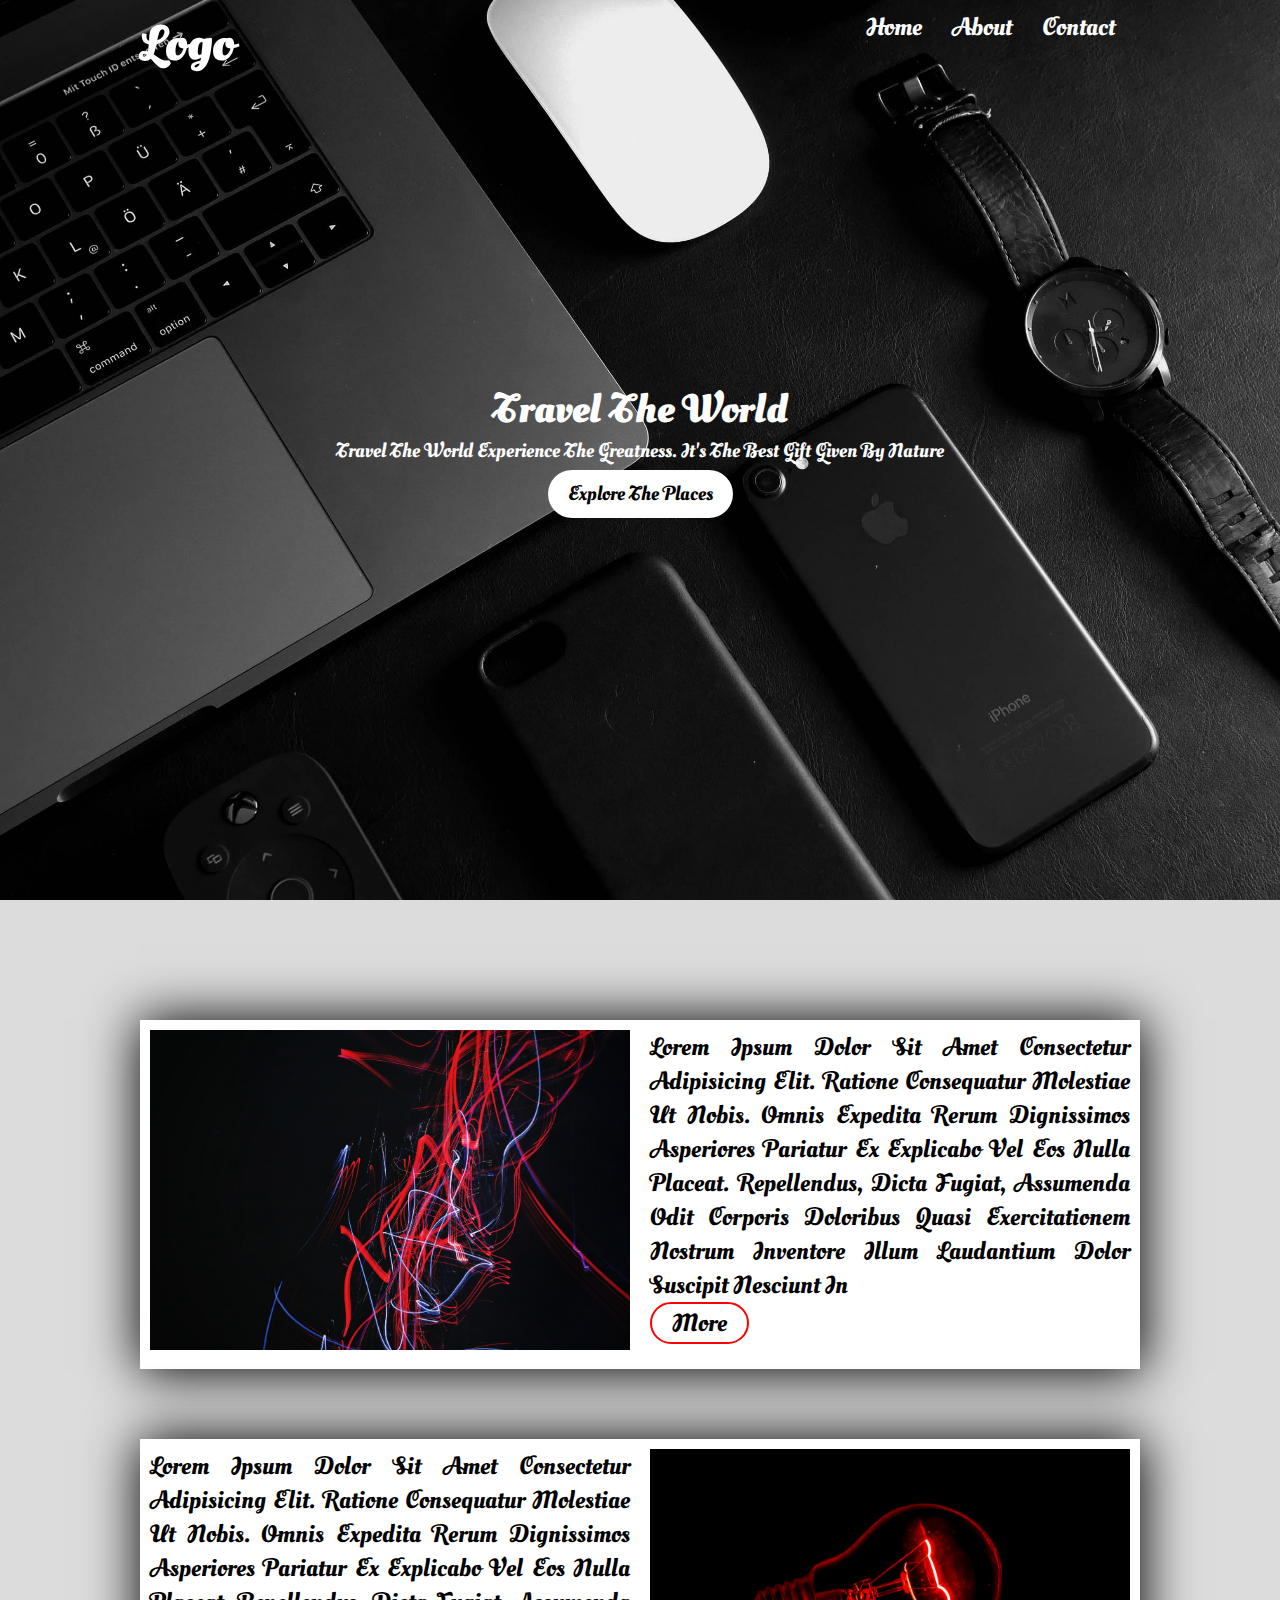
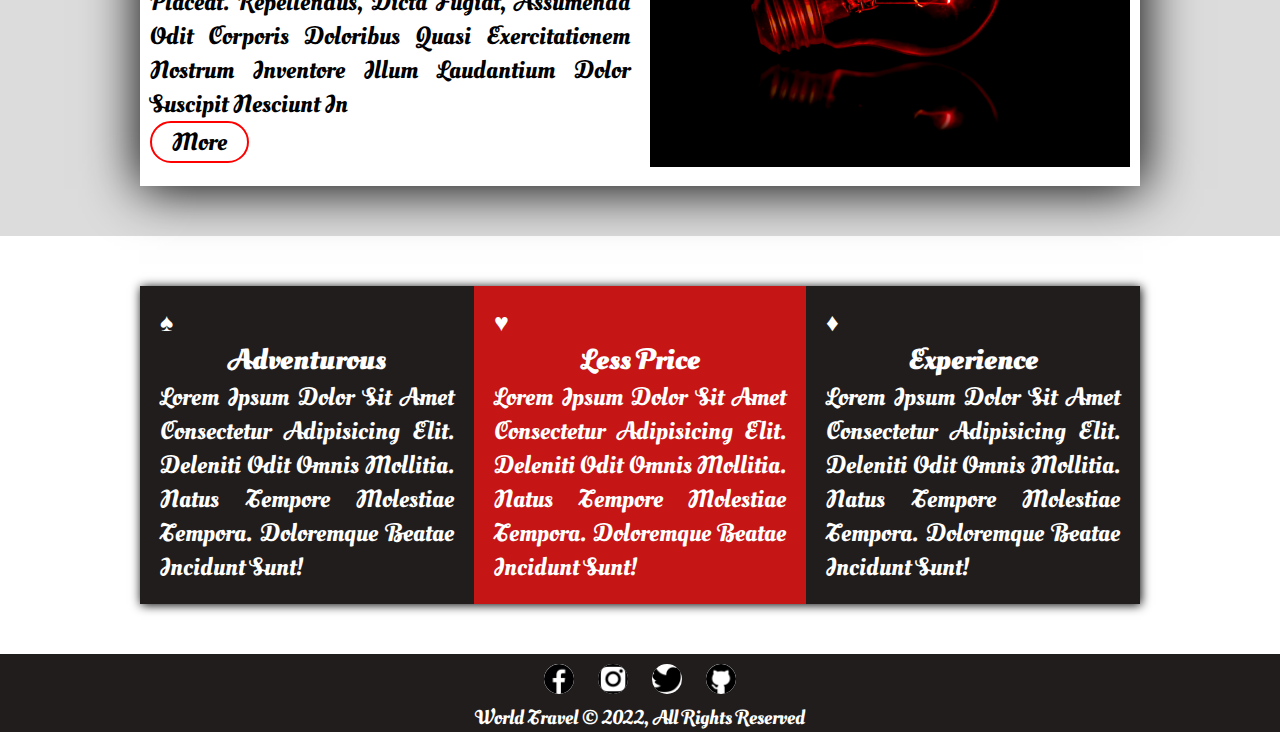
<file: projects/travelSite/index.html>
<!-- = + -->


  <!DOCTYPE html>
  <html lang="en">
  <head>
    <meta charset="UTF-8">
    <meta http-equiv="X-UA-Compatible" content="IE=edge">
    <meta name="viewport" content="width=device-width, initial-scale=1.0">
    <title>Travel</title>
    <link rel="icon" href="./icons/tab.png">
    
    <link rel="stylesheet" href="file.css">
    <link rel="stylesheet" href="./mediaQueries.css">

    <script src="file.js"></script>
  </head>

  <body>

  <!-- ///////////////////////////////////////////////////// header //////////////////////////////////// -->

      <header class="header">

        <div class="container">

          <nav>
            <h1 class="logo">Logo</h1>
            <ul>
              <li><a href="index.html">Home</a></li>
              <li><a href="about.html">About</a></li>
              <li><a href="contact.html">Contact</a></li>
            </ul>
          </nav>
  
          <div class="heading-center">
            <h1>Travel the world</h1>
            <p>Travel the world experience the greatness. it's the best gift given by nature</p>
            <div class="button">
              <a href="">explore the places</a>
            </div>
          </div>

        </div>

      </header>

  
  <!-- //////////////////////////////////////////////////////////////  section  ///////////////////////////////////////// -->

      <section class="section">

        <div class="container">

          <div class="box1">
            <div class="img">
              <img src="./images/image2.jpg" alt="">
            </div>
            <div class="text">
              <p>Lorem ipsum dolor sit amet consectetur adipisicing elit. Ratione consequatur molestiae ut nobis. Omnis expedita rerum dignissimos asperiores pariatur ex explicabo vel eos nulla placeat. Repellendus, dicta fugiat, assumenda odit corporis doloribus quasi exercitationem nostrum inventore illum laudantium dolor suscipit nesciunt in </p>
              <a href="#">More</a>
            </div>
          </div>
  
          <div class="box2">
            <div class="img">
              <img src="./images/image3.jpg" alt="">
            </div>
            <div class="text">
              <p>Lorem ipsum dolor sit amet consectetur adipisicing elit. Ratione consequatur molestiae ut nobis. Omnis expedita rerum dignissimos asperiores pariatur ex explicabo vel eos nulla placeat. Repellendus, dicta fugiat, assumenda odit corporis doloribus quasi exercitationem nostrum inventore illum laudantium dolor suscipit nesciunt in </p>
              <a href="#">More</a>
            </div>
          </div>

        </div>

      </section>


  <!-- ///////////////////////////////////////////////////////// section 2 ///////////////////////////////////////// -->

      <div class="section-2 container">
        <div class="box">
          <div class="one">
            <span>&#9824;</span>
            <h3>Adventurous</h3>
            <p>Lorem ipsum dolor sit amet consectetur adipisicing elit. Deleniti odit omnis mollitia. Natus tempore molestiae tempora. Doloremque beatae incidunt sunt!</p>
          </div>
          <div class="two">
            <span>&#9829;</span>
            <h3>Less Price</h3>
            <p>Lorem ipsum dolor sit amet consectetur adipisicing elit. Deleniti odit omnis mollitia. Natus tempore molestiae tempora. Doloremque beatae incidunt sunt!</p>
          </div>
          <div class="three">
            <span>&diams;</span>
            <h3>Experience</h3>
            <p>Lorem ipsum dolor sit amet consectetur adipisicing elit. Deleniti odit omnis mollitia. Natus tempore molestiae tempora. Doloremque beatae incidunt sunt!</p>
          </div>
        </div>
      </div>


<!-- //////////////////////////////////////////////////////////// footer //////////////////////////// -->

      <footer>
        <div class="container">
          <div class="icons">
            <div class="icon1">
              <a href="">
                <img src="./icons/facebook.png" alt="">
              </a>
            </div>
            <div class="icon2">
              <a href="">
                <img src="./icons/instagram.png" alt="">
              </a>
            </div>
            <div class="icon3">
              <a href="#">
                <img src="./icons/twitter.png" alt="">
              </a>
            </div>
            <div class="icon4">
              <a href="">
                <img src="./icons/github.png" alt="">
              </a>
            </div>
          </div>
          <p>world travel &#169; 2022, All rights reserved</p>
        </div>
      </footer>


    
  </body>

  </html>
</file>
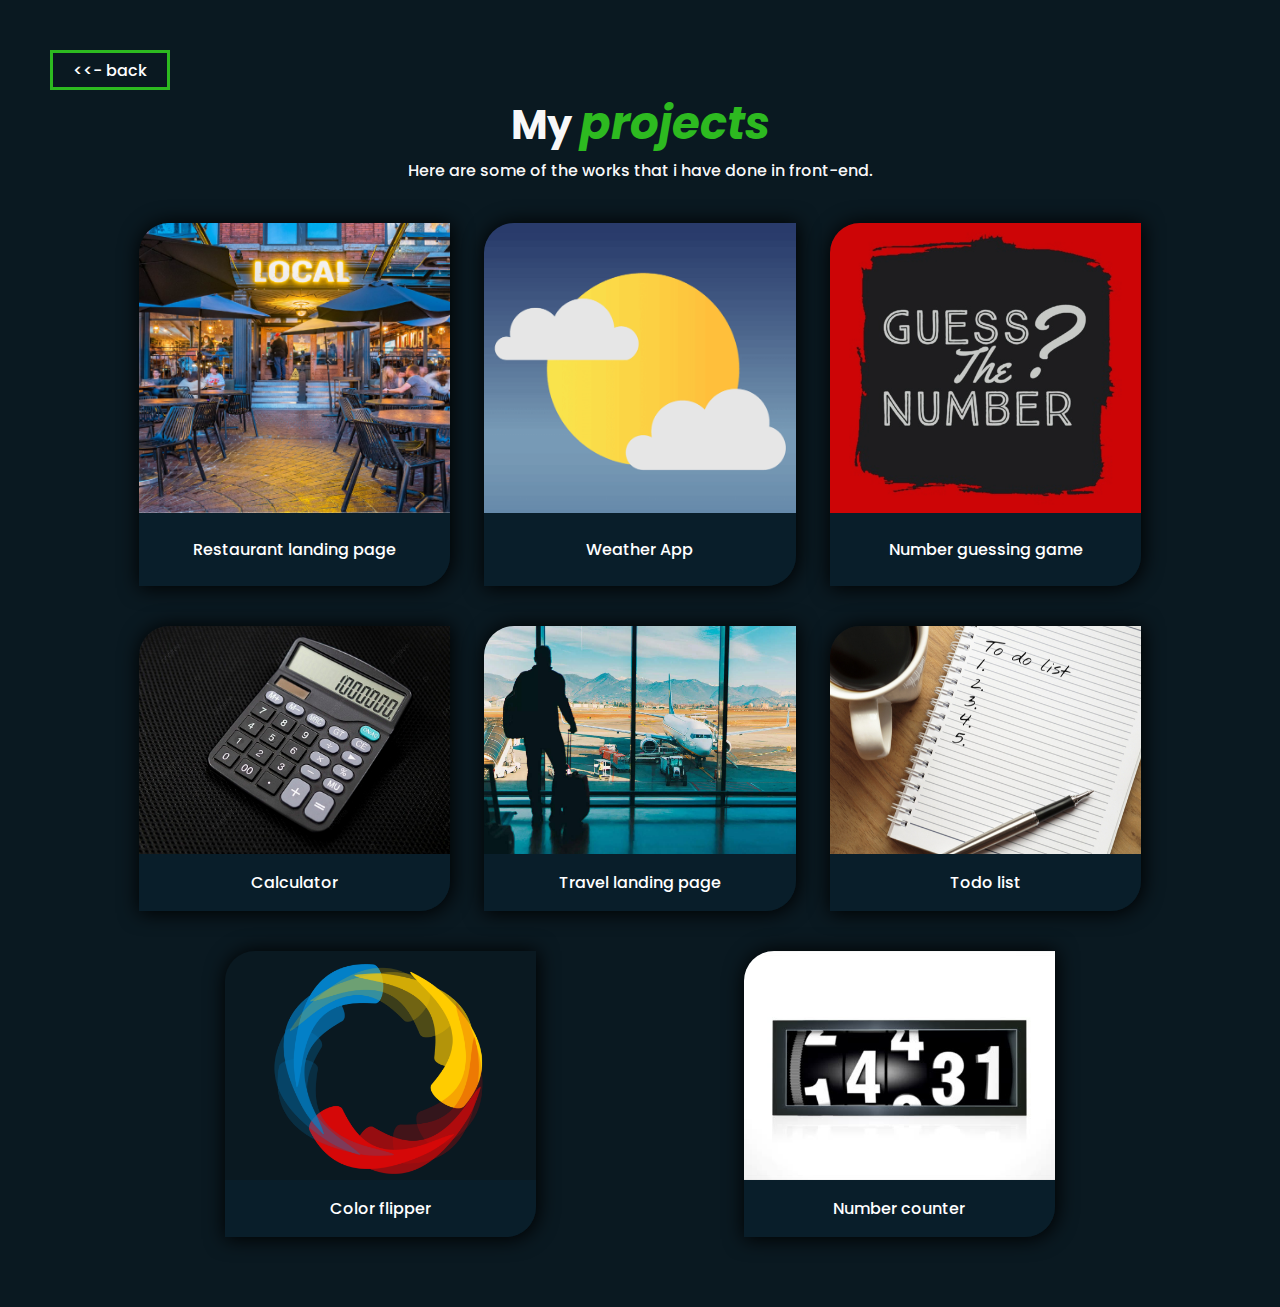
<file: projects.html>
<!DOCTYPE html>
<html lang="en">
<head>
    <meta charset="UTF-8">
    <meta http-equiv="X-UA-Compatible" content="IE=edge">
    <meta name="viewport" content="width=device-width, initial-scale=1.0">
    <title>projects</title>
    <link rel="icon" href="./icons/tab.svg">


    <link rel="stylesheet" href="./utility.css">
    <link rel="stylesheet" href="./projects.css">

</head>

<body>

    <a class="back-btn" href="./index.html"> <<- back </a>
    


    <section class="projects container">
        <h1>my <span>projects</span></h1>
        <p>Here are some of the works that i have done in front-end.</p>
        <div class="projects-container">

            <div class="boxes">
                <div class="img">
                  <img src="./images/restaurant.jpg">
                </div>
                <div class="name">
                    <p>restaurant landing page</p>
                </div>
                <div class="content">
                    <h3>project source</h3>
                    <a href="./projects/restaurantSite/index.html" target="_blank">view</a>
                    <a href="https://github.com/ASHWIN-KUMAR-06/My-Portfolio/tree/main/projects/restaurantSite" title="source code" target="_blank"><img src="./icons/github.png"></a>
                </div>
            </div>
            <div class="boxes">
              <div class="img">
                  <img src="./images/weatherapp.png">
              </div>
              <div class="name">
                  <p>Weather App</p>
              </div>
              <div class="content">
                  <h3>project source</h3>
                  <a href="https://ashwin-kumar-06.github.io/Weather-App/" target="_blank">view</a>
                  <a href="https://github.com/ASHWIN-KUMAR-06/Weather-App/" title="source code" target="_blank"><img src="./icons/github.png"></a>
              </div>
            </div>
            <div class="boxes">
                <div class="img">
                    <img src="./images/numberGuessingGame.jpg" style='opacity:0.8;'>
                </div>
                <div class="name">
                    <p>number guessing game</p>
                </div>
                <div class="content">
                    <h3>project source</h3>
                    <a href="./projects/numberGuessingGame/" target="_blank">view</a>
                    <a href="https://github.com/ASHWIN-KUMAR-06/My-Portfolio/tree/main/projects/numberGuessingGame" title="source code" target="_blank"><img src="./icons/github.png"></a>
                </div>
            </div>
            <div class="boxes">
                <div class="img">
                    <img src="./images/calculator.jpg">
                </div>
                <div class="name">
                    <p>calculator</p>
                </div>
                <div class="content">
                    <h3>project source</h3>
                    <a href="./projects/calculator/index.html" target="_blank">view</a>
                    <a href="https://github.com/ASHWIN-KUMAR-06/My-Portfolio/tree/main/projects/calculator" title="source code" target="_blank"><img src="./icons/github.png"></a>
                </div>
            </div>

            <div class="boxes">
                <div class="img">
                    <img src="./images/travel.jpg">
                </div>
                <div class="name">
                    <p>travel landing page</p>
                </div>
                <div class="content">
                    <h3>project source</h3>
                    <a href="./projects/travelSite/index.html" target="_blank">view</a>
                    <a href="https://github.com/ASHWIN-KUMAR-06/My-Portfolio/tree/main/projects/travelSite" title="source code" target="_blank"><img src="./icons/github.png"></a>
                </div>
            </div>

            <div class="boxes">
                <div class="img">
                    <img src="./images/todoList.jpg">
                </div>
                <div class="name">
                    <p>todo list</p>
                </div>
                <div class="content">
                    <h3>project source</h3>
                    <a href="./projects/todoListProject/index.html" target="_blank">view</a>
                    <a href="https://github.com/ASHWIN-KUMAR-06/My-Portfolio/tree/main/projects/todoListProject" title="source code" target="_blank"><img src="./icons/github.png"></a>
                </div>
            </div>


            <div class="boxes">
                <div class="img">
                    <img src="./images/colorflipper.png">
                </div>
                <div class="name">
                    <p>color flipper</p>
                </div>
                <div class="content">
                    <h3>project source</h3>
                    <a href="./projects/colorFlipper/index.html" target="_blank">view</a>
                    <a href="https://github.com/ASHWIN-KUMAR-06/My-Portfolio/tree/main/projects/colorFlipper" title="source code" target="_blank"><img src="./icons/github.png"></a>
                </div>
            </div>

            <div class="boxes">
                <div class="img">
                    <img src="./images/counter.jpg">
                </div>
                <div class="name">
                    <p>number counter</p>
                </div>
                <div class="content">
                    <h3>project source</h3>
                    <a href="./projects/counter/index.html" target="_blank">view</a>
                    <a href="https://github.com/ASHWIN-KUMAR-06/My-Portfolio/tree/main/projects/counter" title="source code" target="_blank"><img src="./icons/github.png"></a>
                </div>
            </div>
        </div>
    </section>




</body>
</html>
</file>
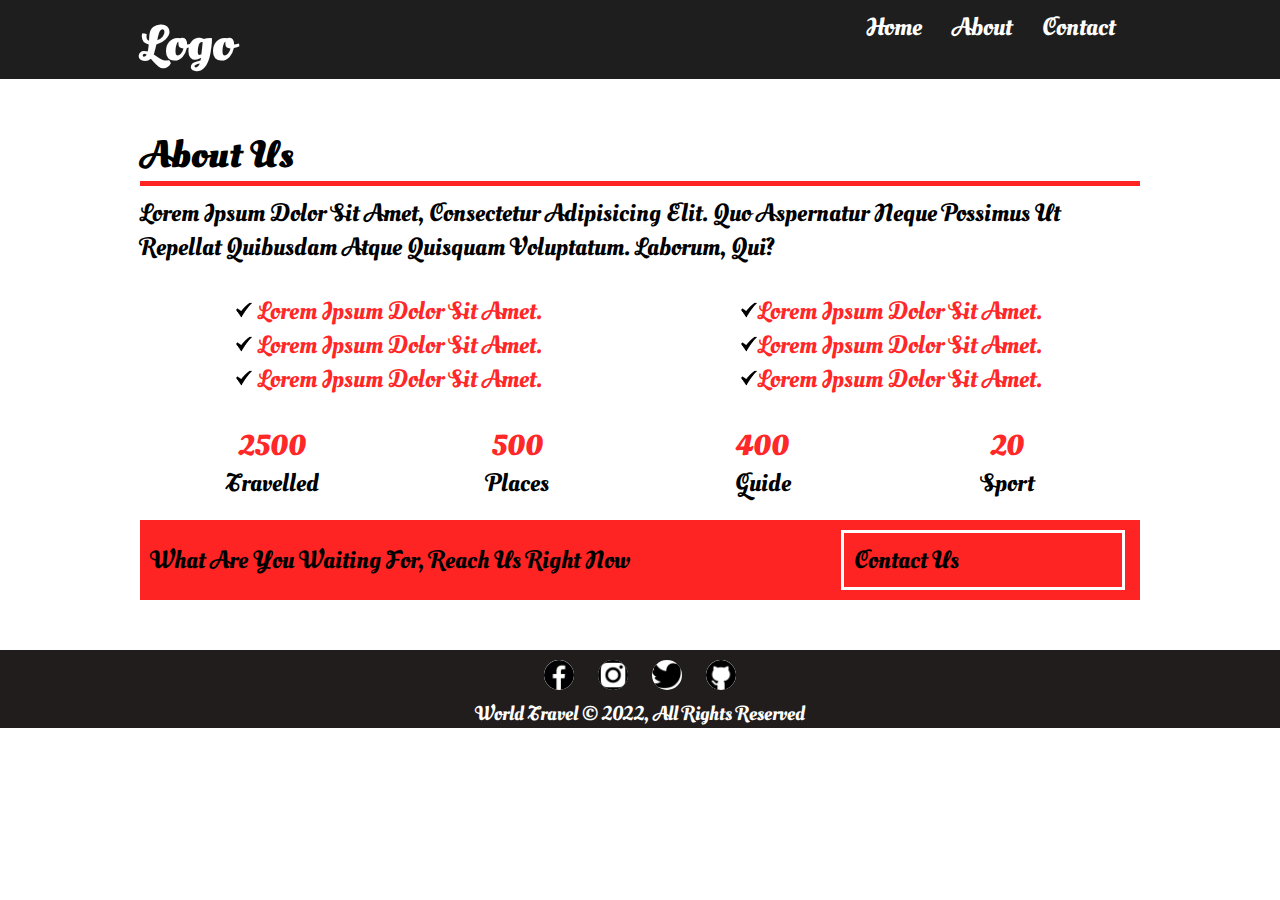
<file: projects/travelSite/about.html>
<!DOCTYPE html>
<html lang="en">
<head>
    <meta charset="UTF-8">
    <meta http-equiv="X-UA-Compatible" content="IE=edge">
    <meta name="viewport" content="width=device-width, initial-scale=1.0">
    <title>Travel</title>
    <link rel="icon" href="./icons/tab.png">

    
    <link rel="stylesheet" href="./file.css">
    <link rel="stylesheet" href="./mediaQueries.css">
</head>

<body>

<!-- ///////////////////////////////////  nav //////////////// -->

    <nav class="about-nav">
        <div class="container">
            <h1 class="logo">Logo</h1>
            <ul>
              <li><a href="index.html">Home</a></li>
              <li><a href="about.html">About</a></li>
              <li><a href="contact.html">Contact</a></li>
            </ul>
        </div>
    </nav>


<!-- //////////////////////////////  section ///////////     -->

    <section class="about-section">
        <div class="container">
            <h2>About Us</h2>
            <p>Lorem ipsum dolor sit amet, consectetur adipisicing elit. Quo aspernatur neque possimus ut repellat quibusdam atque quisquam voluptatum. Laborum, qui?</p>
            <div class="about-box">
                <div class="about-box1">
                    <p><img src="./icons/check-mark.png" alt=""> Lorem ipsum dolor sit amet.</p>
                    <p><img src="./icons/check-mark.png" alt=""> Lorem ipsum dolor sit amet.</p>
                    <p><img src="./icons/check-mark.png" alt=""> Lorem ipsum dolor sit amet.</p>
                </div>
                <div class="about-box2">
                    <p><img src="./icons/check-mark.png" alt="">Lorem ipsum dolor sit amet.</p>
                    <p><img src="./icons/check-mark.png" alt="">Lorem ipsum dolor sit amet.</p>
                    <p><img src="./icons/check-mark.png" alt="">Lorem ipsum dolor sit amet.</p>
                </div>
            </div>
            <div class="numbers">
                <div class="num-one">
                    <h3>2500</h3>
                    <p>Travelled</p>
                </div>
                <div class="num-two">
                    <h3>500</h3>
                    <p>Places</p>
                </div>
                <div class="num-three">
                    <h3>400</h3>
                    <p>Guide</p>
                </div>
                <div class="num-four">
                    <h3>20</h3>
                    <p>Sport</p>
                </div>
            </div>
            <div class="down-button">
                <p>What are you waiting for, reach us right now</p>
                <a href="contact.html">Contact us</a>
            </div>
        </div>
    </section>


<!-- /////////////////////// footer //////////////// -->


<footer>
    <div class="container">
      <div class="icons">
        <div class="icon1">
          <a href="">
            <img src="./icons/facebook.png" alt="">
          </a>
        </div>
        <div class="icon2">
          <a href="">
            <img src="./icons/instagram.png" alt="">
          </a>
        </div>
        <div class="icon3">
          <a href="#">
            <img src="./icons/twitter.png" alt="">
          </a>
        </div>
        <div class="icon4">
          <a href="">
            <img src="./icons/github.png" alt="">
          </a>
        </div>
      </div>
      <p>world travel &#169; 2022, All rights reserved</p>
    </div>
  </footer>


</body>

</html>
</file>
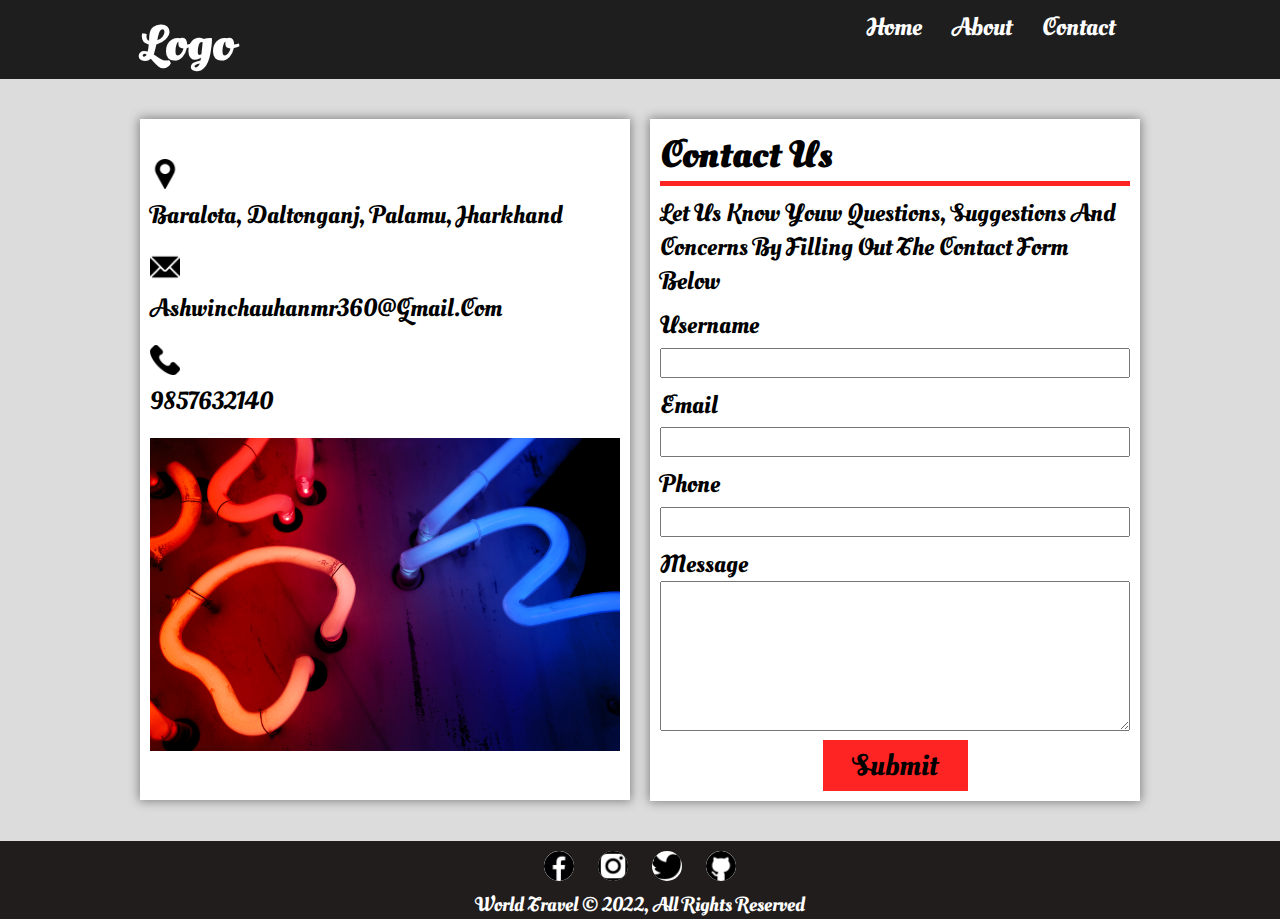
<file: projects/travelSite/contact.html>
<!DOCTYPE html>
<html lang="en">
<head>
    <meta charset="UTF-8">
    <meta http-equiv="X-UA-Compatible" content="IE=edge">
    <meta name="viewport" content="width=device-width, initial-scale=1.0">
    <title>Travel</title>
    <link rel="icon" href="./icons/tab.png">

    <link rel="stylesheet" href="./file.css">
    <link rel="stylesheet" href="./mediaQueries.css">

</head>
<body>
    

    <!-- ///////////////////////////////////  nav //////////////// -->

    <nav class="about-nav">
        <div class="container">
            <h1 class="logo">Logo</h1>
            <ul>
              <li><a href="index.html">Home</a></li>
              <li><a href="about.html">About</a></li>
              <li><a href="contact.html">Contact</a></li>
            </ul>
        </div>
    </nav>


  <!-- ////////////////////////// section ///////////////////////////// -->

  <section class="contact-section">
    <div class="container">
      <div class="contact-box1">
        <div class="location">
          <img src="./icons/pin.png" alt="">
          <p>Baralota, Daltonganj, Palamu, Jharkhand</p>
        </div>
        <div class="email">
          <img src="./icons/email.png" alt="">
          <p>ashwinchauhanmr360@gmail.com</p>
        </div>
        <div class="phone">
          <img src="./icons/phone.png" alt="">
          <p>9857632140</p>
        </div>
        <div class="image">
          <img src="./images/image4.jpg" alt="">
        </div>
      </div>

      <div class="contact-box2">
        <h2>contact us</h2>
        <p>Let us know youw questions, suggestions and concerns by filling out the contact form below</p>
        <form action="" autocomplete="off">
          <label for="username">username</label> <br>
          <input type="text" name="" id="username"> <br>
          <label for="email">email</label> <br>
          <input type="email" name="" id="email"> <br>
          <label for="phone">phone</label> <br>
          <input type="tel" name="" id="phone"> <br>
          <label for="message">message</label> <br>
          <textarea name="" id="message" cols="30" rows="10"></textarea> <br>
          <div class="button">
            <button>Submit</button>
          </div>
        </form>
      </div>
    </div>
  </section>




    <!-- /////////////////////// footer //////////////// -->


<footer>
    <div class="container">
      <div class="icons">
        <div class="icon1">
          <a href="">
            <img src="./icons/facebook.png" alt="">
          </a>
        </div>
        <div class="icon2">
          <a href="">
            <img src="./icons/instagram.png" alt="">
          </a>
        </div>
        <div class="icon3">
          <a href="#">
            <img src="./icons/twitter.png" alt="">
          </a>
        </div>
        <div class="icon4">
          <a href="">
            <img src="./icons/github.png" alt="">
          </a>
        </div>
      </div>
      <p>world travel &#169; 2022, All rights reserved</p>
    </div>
  </footer>




</body>
</html>
</file>
<file: utility.css>
@import url('https://fonts.googleapis.com/css2?family=Oleo+Script+Swash+Caps:wght@400;700&family=Poppins:wght@300;400;500;700&family=Rubik:wght@300;400&family=Schoolbell&display=swap');

:root {
    font-size: 62.5%;

    scroll-behavior: smooth;

    /* --background-color : white;
    --text-color : black; */
}

body {
    font-family: 'Poppins', sans-serif;
    font-weight: 500;
    font-size: 1.6rem;

   /* background-color: var(--background-color);
   color: var(--text-color); */
    

    background-color: rgb(10, 25, 33);
    color: rgba(255, 255, 255, 0.987);

}

*::first-letter {
    text-transform: uppercase;
}

*,
*::after,
*::before {
    box-sizing: border-box;
    margin: 0;
    padding: 0;
}

/* //////////////////// utility classes //////////////// */

.dark-mode {
    --background-color : #0a1921;
    --text-color : white; 
}



a {
    text-decoration: none;
    color: black;
}



.container {
    max-width: 1200px;
    width: 90%;
    margin: 0 auto;
}



img {
    display: inline-block;
    width: 100%;
    height: 100%;
    object-fit: cover;
    /* object-position: right; */
}



/* //////////////////////// media queries //////////////// */

@media (max-width:400px) {
    :root {
        font-size: 7px;
    }

    .container {
        width: 85%;
        margin: 0 auto;
    }


}
</file>
<file: style.css>
/* ///////////////// navigation //////////// */

.navigation {
    /* border: 2px solid red; */
    height: 90vh;
    width: 7rem;
    display: flex;
    flex-direction: column;
    position: fixed;
    right: 2rem;
    background-color: rgba(10, 25, 33, 0);
    z-index: 10;
}

.navigation .icons {
    /* border: 2px solid blue; */
    height: 5rem;
    width: 5rem;
    padding: 1rem;
    border-radius: 50%;
    margin: 0.7rem auto;
    transition: all 0.1s ease-in;
    position: relative;

    background-color: #e1dcdce7;
}

.navigation .icons .links {
    display: inline-block;
    background-color: rgb(45, 186, 32);
    color: white;
    padding: 0.2rem 1rem;
    position: absolute;
    left: 0;
    top: 0;
    opacity: 0;
    transform: translate(0, 40%);

    transition: all 0.3s ease-in-out;
}

.navigation .icons:hover .links {
    opacity: 1;
    transform: translate(-94%, 40%);
}

.navigation .icons:hover {
    transform: scale(1.1, 1.1);
}

.navigation .icons:hover {
    background-color: rgb(45, 186, 32);
    cursor: pointer;
}

.navigation div:nth-child(1){
    margin-top: 5rem;
}

.navigation div:nth-child(2) {
    margin-top: 12rem;
}


/* ///////////////////// header /////////////// */

.header {
    height: 100vh;
    /* border: 3px solid blue; */
    display: flex;
    justify-content: space-between;
}



.header .image {
    width: 40%;
    flex-grow: 0;
    padding: 2rem;
    /* border: 2px solid red; */
    position: relative;
}

.header .image img {
    border-radius: 20px;
    box-shadow:  0px 0px 15px 5px black;
}

.header .image .background {
    position: absolute;
    top: 0;
    left: 0;
    height: 100%;
    width: 100%;
    z-index: -5;
    /* background-color: var(--text-color); */
    background-color: rgb(45, 186, 32);
    transform: skew(10deg) translate(-50%, 0);
}

.header .content {
    /* border: 2px solid red; */
    width: 40%;
    flex-grow: 1;
    display: flex;
    flex-direction: column;
    justify-content: center;

    padding-left: 10rem;
    padding-right: 3rem;
}

.header .content > * {
    margin: 1rem 0;
}

.header .content h2 span {
    font-size: 3.5rem;
    color: rgb(45, 186, 32);
}

.header .content p span {
    /* color: rgb(45, 186, 32); */
    font-style: italic;
    font-weight: 600;
}

.header .content p a {
    font-size: 1.2rem;
    background-color: rgb(45, 186, 32);
    padding: 0 1rem ;
    border-radius: 10px;
    box-shadow: 0px 0px 10px 2px black;
}

.header .content p a[href="#projects"] {
    font-weight: bold;
    font-size: 1.6rem;
    padding: 0rem 2rem;
}

.header .content p a:hover {
    background-color: rgb(45, 186, 32);
    color: white;
}

.header .content .download-cv-btn {
    display: flex;
    justify-content: space-between;
    color: rgba(255, 255, 255, 0.987);
    border: 2px solid rgba(255, 255, 255, 0.987);
    padding: 0.5em 1em;
    border-radius: 30px;
    width: 200px;
    position: relative;
    margin-top: 7rem;
}

.header .content .download-cv-btn:hover {
    background-color: rgb(45, 186, 32);
}

.download {
    position: absolute;
    right: -2px;
    top: -2px;
    /* border: 2px solid white; */
    height: 4.5rem;
    width: 4.6rem;
    border-radius: 50%;
    background-color: rgb(45, 186, 32);
    padding: 0.9rem;
}



/* /////////////// about-me section ///////////// */


.about-me {
    /* border: 3px solid red; */
    height: 100vh;
    padding: 3rem 0 2rem 0;
    position: relative;
}

.about-me > h1 {
    text-align: center;
    font-size: 4rem;
    border-bottom: 2px solid rgb(45, 186, 32);
}
.about-me > h1 span {
    color: rgb(45, 186, 32);
    font-style: italic;
    font-size: 4.5rem; 
}

.about-me-box {
    /* border: 2px solid yellow; */
    display: flex;
    justify-content: space-around;
    position: absolute;
    bottom: 0;
    height: 80%;
    width: 100%;
}

.about-me-box .left-box {
    /* border: 2px solid lightblue; */
    width: 70%;
}


.about-me-box .left-box .paragraphs {
    /* border :2px solid red ; */
    padding: 2rem 4rem;
}

.about-me-box .left-box .paragraphs li {
    margin: 2rem 0;
}

.about-me-box .left-box .paragraphs li span {
    color: rgb(58, 229, 42);;
}

.about-me-box .left-box .paragraphs .p2 a {
    font-size: 1.2rem;
    background-color: rgb(45, 186, 32);
    padding: 0 1rem ;
    border-radius: 10px;
    box-shadow: 0px 0px 10px 2px black;
    font-weight: bold;
    padding: 0rem 2rem;
}

.about-me-box .left-box .paragraphs .p2 a:hover {
    color: white;
}


.about-me-box .right-box {
    width: 29%;
    padding: 1rem;
}

.about-me-box .right-box {
    display: flex;
    flex-direction: column;
    justify-content: space-around;
}

.about-me-box .right-box .img {
    height: 30%;
    /* border: 2px solid white; */
}

.about-me-box .right-box .img img {
    box-shadow: 0px 0px 15px 5px black;
}

.about-me-box .right-box .contacts {
    height: 60%;
    /* border: 2px solid white; */
    display: flex;
    flex-direction: column;
}

.about-me-box .right-box .contacts .icons {
    height: 20%;
    width: 98%;
    /* border: 2px solid green; */
    padding-left: 3rem;
}


.about-me-box .right-box .contacts .contact-heading{
    background-color: rgb(45, 186, 32);
    color: white;
    font-weight: 900;
    display: inline-block;
    padding: 0.2rem 2rem;
    height: 10%;
    width: 50%;
    margin: 2rem auto;
    text-align: center;
    box-shadow: 0px 0px 5px 3px black;
}

.about-me-box .right-box .contacts .icons a {
    display: inline-block;
    /* border: 3px solid red; */
}

.about-me-box .right-box .contacts .icons a img {
    height: 35px;
    width: 35px;
    background-color: white;
    border-radius: 50%;
    border: 3px solid white;
}

.icons span {
    display: inline-block;
    color: white;
    padding: 0 1rem;
    text-transform: none;
}



/* //////////// projects section /////////// */


.projects {
    text-align: center;
    /* border: 2px solid red; */
    /* margin: 5rem auto; */
    padding-top: 3rem;
    height: 100vh;
}

.projects > h1 {
    font-size: 4rem;
}

.projects > h1 span {
    color: rgb(45, 186, 32);
    font-style: italic;
    font-size: 4.5rem;
}

.projects-container {
    /* border: 2px solid red; */
    width: 90%;
    margin: 2rem auto;

    display: flex;
    flex-wrap: wrap;
    justify-content: space-around;
}

.projects-container > a {
    font-size: 2rem;
    color: white;
    display: block;
    width: 20%;
    /* background-color: ; */
    border: 2px solid rgb(45, 186, 32);
    margin-top: 3rem;
    transition: all 0.2s ease;
}

.projects-container > a:hover {
    background-color: rgb(45, 186, 32);
    transform: scale(1.1, 1.1);
}

.projects-container .boxes {
    /* border: 1px solid green; */
    flex-basis: 30%;
    margin: 2rem auto;
    border-radius: 3rem 0rem;
    overflow: hidden;
    position: relative;
    box-shadow: 1px 1px 20px 1px black;
    transition: all 0.3s ease;

    display: flex;
    flex-direction: column;
}

.projects-container .boxes:hover {
    transform: scale(1.1, 1.1);
    outline: 1px solid white;
}

.projects-container .boxes .img {
    height: 80%;
}

.projects-container .boxes .name {
    height: 20%;
    color: white;
    background-color: #08212eb1;
    display: flex;
    justify-content: center;
}

.projects-container .boxes .name p {
    margin: auto;
    z-index: 20;
}


.projects-container .boxes .content {
    position: absolute;
    left: 50%;
    top: 50%;
    font-size: 1.6rem;
    transform: translate(-50%, -50%);
    opacity: 0;
    z-index: 5;
    display: flex;
    flex-wrap: wrap;
    justify-content: center;
    align-items: center;
    padding: 1rem;
    /* border: 2px solid red; */
}

.projects-container .boxes .content a{
    display: inline-block;
    width: 30%;
    background-color: white;
    padding: 0.6rem;
    margin: 0.3rem auto;
    font-weight: 600;
    font-size: 1.2rem;
}

.projects-container .boxes .content a:hover {
    background-color: rgb(45, 186, 32);
    color: white;
}

.projects-container .boxes .content img {
    height: 2rem;
    width: 3rem;
}

.projects-container .boxes:hover .content {
    opacity: 1;
}

.projects-container .boxes::after {
    content: "";
    display: block;
    position: absolute;
    height: 100%;
    width: 100%;
    top: 0;
    left: 0;
    background-color: black;
    opacity: 0;
    transition: all 0.2s ease;
}

.projects-container .boxes:hover::after {
    opacity: 0.6;
}




/* //////////////// footer //////////// */

.footer {
    background-color: #09090995;
    height: 10vh;
}
</file>
<file: mediaQueries.css>
@media (max-width:450px){

    /* ///////////////// navigation ////////// */


    .navigation {
        /* border: 2px solid red; */
        height: 10vh;
        width: 99%;
        display: flex;
        position: sticky;
        top: 0;
        left: 0;
        margin: 0rem auto;
        box-shadow: 0px 0px 5px 5px black;
        flex-direction: row;
        background-color: rgb(10, 25, 33);
    }

    .navigation .icons {
        background-color: rgb(241, 234, 234);
        margin: auto;
        /* border: 3px solid yellow; */
    }
    

    .navigation div:nth-child(1),
    .navigation div:nth-child(2) {
        margin: auto;
    }

    .navigation .icons .links {
        transform: translate(-20%, -20%);
    }

    .navigation .icons:nth-child(1) > .links {
        left: 20px;
        top: 10px;
    }
    .navigation .icons:nth-child(5):hover .links{
        transform: translate(-40%, 170%);
    }

    .navigation .icons:hover .links {
        opacity: 1;
        transform: translate(-20%, 170%);
    }



    /* ////////////////// header /////////////// */

    .header {
        height: 100%;
        /* border: 3px solid blue; */
        display: flex;
        flex-direction: column;
        justify-content: space-between;
    }

    .header .image {
        width: 100%;
        /* border: 3px solid blue; */
    }
    
    .header .content {
        /* border: 2px solid red; */
        width: 100%;
        padding: 1rem;
    }

    .header .content h2 span {
        font-size: 3rem;
    }

    .header .content .download-cv-btn {
        margin-top: 5rem;
    }


    /* /////////// about-me section ///////// */

    .about-me {
        /* border: 3px solid red; */
        height: 100%;
        padding-top: 10rem;
    }

    .about-me-box {
        /* border: 2px solid yellow; */
        flex-direction: column;
        position: relative;
    }

    .about-me-box .box {
        width: 100%;
    }

    .about-me-box .left-box {
        padding: 3rem 1rem;
        text-align: justify;
    }
    

    .about-me-box .right-box .contacts {
        padding-top: 2rem;
    }

    .about-me-box .right-box .contacts .icons {
        margin: 1rem auto;
    }


    /* ///////////////// project section ///////// */

    .projects {
        /* border: 2px solid red; */
        height: 100%;
        padding: 7rem 0;
    }
    
    .projects-container {
        /* border: 2px solid red; */
        flex-direction: column;
    }

    .projects-container > a {
        width: 50%;
        margin-left: 25%;
    }


}
</file>
<file: projects/utility.css>
@import url('https://fonts.googleapis.com/css2?family=Oleo+Script+Swash+Caps:wght@400;700&family=Poppins:wght@300;400;500;700&family=Rubik:wght@300;400&family=Schoolbell&display=swap');

:root {
    font-size: 62.5%;
}

body {
    font-family: 'Poppins', sans-serif;
    font-weight: 500;
    font-size: 1.6rem;
    text-transform: capitalize;
    background-color: #091921;
    color: rgba(255, 255, 255, 0.987);

    
}

*,
*::after,
*::before {
    box-sizing: border-box;
    margin: 0;
    padding: 0;
}

/* //////////////////// utility classes //////////////// */

a {
    text-decoration: none;
    color: black;
}

li {
    list-style: none;
}


.container {
    max-width: 1200px;
    width: 90%;
    margin: 0 auto;
}



img {
    display: block;
    width: 100%;
    height: 100%;
    object-fit: cover;
    /* object-position: right; */
}



/* //////////////////////// media queries //////////////// */

@media (max-width:450px) {
    :root {
        font-size: 7px;
    }

    .container {
        width: 85%;
        margin: 0 auto;
    }


}
</file>
<file: projects/calculator/style.css>
body {
    text-transform: lowercase;
}

.wrapper {
    height: 100vh;
    /* border: 2px solid yellow; */
    display: flex;
    flex-direction: column;
    justify-content: space-around;
    align-items: center;
}

.wrapper h1 {
    font-size: 5rem;
    text-transform: uppercase;
    color: yellow;
    text-decoration: underline;
}

.calculator {
    border: 5px solid yellow;
    font-size: 2rem;
    width: 43rem;
    margin-bottom: 1rem;
    /* height: 80vh; */
    display: flex;
    flex-wrap: wrap;
}

.calculator .tile {
    text-align: center;
    padding: 2rem 0;
    border: 1px solid yellow;
    width: 25%;
}

.calculator .ac {
    text-transform: uppercase;
}

.calculator .tile:hover {
    background-color: yellow;
    cursor: pointer;
    color: black;
}

.calculator .tile:active {
    background-color: rgba(255, 0, 0, 0.801);
}

.calculator .tile.erase {
    text-transform: uppercase;
}

.calculator .screen {
    /* border: 1px solid blue; */
    /* border-bottom: 5px solid white; */
    width: 100%;
    padding: 1rem 0;
    display: flex;
    justify-content: flex-end;
    align-items: flex-end;

    background-color: white;
}

.screen p {
    text-align: right;
    /* width: 95%; */
    height: 5vh;
    font-size: 3rem;
    padding: 0 1rem;
    /* border: 2px solid blue; */
    /* background-color: white; */
    color: black;
}
</file>
<file: projects/colorFlipper/style.css>
* {
    padding: 0;
    margin: 0;
    box-sizing: border-box;
}

.navigation {
    color: white;
    text-align: center;
    text-transform: uppercase;
    width: 100vw;
    height: 8vh;
    position: fixed;
    top: 0;
    background-color: rgba(88, 83, 83, 0.894);
    padding-top: 10px;
    box-shadow: 1px 1px 20px rgb(39, 39, 39);
}



body {
    height: 100vh;
    display: flex;
    justify-content: center;
    align-items: center;
}

.container {
    background-color: rgba(0, 0, 0, 0.845);
    color: white;
    padding: 1rem;
}

.btn {
    font-weight: bold;
    font-size: 1rem;
    display: block;
    margin: 3px auto;
    border: none;
    outline: none;
    padding: 10px 20px;
    /* background-color: aqua; */
}

.btn:hover {
    cursor: pointer;
    background-color: rgba(181, 181, 181, 0.848);
}

.btn:active {
    background-color: rgb(150, 140, 140);
}
</file>
<file: projects/counter/style.css>
body {
    height: 100vh;
    display: flex;
    justify-content: center;
    align-items: center;
    background-color: white;
    color: black;
}

.wrapper {
    /* border: 2px solid blue; */
    display: flex;
    flex-direction: column;
    text-transform: uppercase;
    padding: 1rem;
}

.wrapper > * {
    margin: 0.2rem auto;
    font-size: 5rem;
}

.wrapper .number {
    font-size: 6rem;
}

.wrapper .buttons {
    display: flex;
    justify-content: space-around;
}

.wrapper .buttons .btn {
    text-transform: uppercase;
    margin: 0 1rem;
    display: block;
    padding: 0.4rem 0.8rem;
}

.btn:hover {
    background-color: rgb(146, 146, 146);
    /* cursor: pointer; */
}
</file>
<file: projects/numberGuessingGame/style.css>
@import url('https://fonts.googleapis.com/css2?family=Oleo+Script+Swash+Caps:wght@400;700&family=Poppins:wght@300;400;500;700&family=Rubik:wght@300;400&family=Schoolbell&display=swap');

:root {
    font-size: 62.5%;

    --red : hsl(207, 80%, 10%);
}

body {
    font-family: 'Poppins', sans-serif;
    font-weight: 500;
    font-size: 1.6rem;
    text-transform: capitalize;

    background-color: var(--red);
}

*,
*::after,
*::before {
    box-sizing: border-box;
    margin: 0;
    padding: 0;
}

input,
button,
span {
    display: block;
}


/* ---------------------------------------------------- */

.container {
    max-width: 1200px;
    width: 80%;
    height: 70vh;
    margin: 0 auto;
    padding: 5rem 0;
    /* border: 2px solid red; */

    display: flex;
    flex-direction: column;
    justify-content: space-between;
    align-items: center;
}

.container > div {
    /* border: 2px solid blue; */

    color: white;
}

.container .title {
    font-size: 4rem;
    color: rgb(255, 213, 0);
}

.container .text {
    font-size: 3rem;
    color: rgb(246, 0, 139);
}

.container .new-game {
    /* border: 3px solid blue; */
    padding: 0rem 2rem;
    margin: 1rem 0;
    display: none;
    background-color: white;
    color: blue;
    box-shadow: 0px 0px 5px 2px black;
}

.container .playing-area {
    /* border: 3px solid red; */
    padding: 0 5rem;
    width: 50%;
    display: flex;
    flex-wrap: wrap;
    /* justify-content: space-around; */
}

.container .playing-area .remark {
    margin: 1rem auto;
    width: 80%;
    text-align: center;
    font-size: 1.4rem;
    /* border: 2px solid white; */

}

.container .playing-area .guess-count {
    /* border: 2px solid red; */
    width: 10%;
    margin: 1rem auto;
    text-align: center;
    font-size: 1rem;
    padding: 0.3rem;
}

.container .playing-area .winning-number {
    /* border: 3px solid red; */
    margin: 0 1rem;
    padding-top: 0.65rem;
    text-align: center;
    height: 35%;
    width: 10%;
    margin: auto;
    background-color: orange;
    color: black;
    font-weight: 600;
    box-shadow: 1px 1px 2px 1px black;
    opacity: 1;

    position: relative;
    overflow: hidden;
}

.container .playing-area .winning-number .cover {
    position: absolute;
    width: 100%;
    height: 100%;
    top: 0;
    left: 0;
    background-color: rgba(0, 0, 0, 0.99);
    transform: translate(0, -100%);
}

.container .playing-area input {
    display: inline-block;
    text-align: center;
    width: 10rem;
    padding: 1rem;
    border: none;
    outline: none;
    font-size: 2.5rem;
    font-weight: 900;
    box-shadow: 1px 1px 5px 1px rgb(18, 18, 18);
}

.container .playing-area button {
    display: inline-block;
    padding: 1rem 2rem;
    outline: 2px solid rgb(31, 202, 31);
    /* border: none; */
    cursor: pointer;
    font-size: 2rem;
    background-color: black;
    color: white;
}

.container .playing-area button:hover {
    background-color: rgb(33, 31, 31);
}

.container .playing-area button:active {
    background-color: rgb(17, 17, 17);
}

.container .play-button {
    margin-top: 2rem;
    width: 50%;
    /* border: 2px solid gray; */
}
.container .play-button button {
    width: 50%;
    transform: translate(50%, 0);
    padding: 1rem 2rem;
    outline: none;
    border: none;
    cursor: pointer;
    font-size: 2rem;
    background-color: rgb(31, 202, 31);
    color: black;
    font-weight: 600;
}

.container .play-button button:hover {
    background-color: rgb(33, 31, 31);
    color: white;
}

.container .play-button button:active {
    background-color: rgb(17, 17, 17);
    color: black;
}
</file>
<file: projects/restaurantSite/utility.css>
@import url('https://fonts.googleapis.com/css2?family=Oleo+Script+Swash+Caps:wght@400;700&family=Poppins:wght@300;400;500;700&family=Rubik:wght@300;400&family=Schoolbell&display=swap');

:root {
    font-size: 62.5%;
    scroll-behavior: smooth;
}

body {
    font-family: 'Poppins', sans-serif;
    font-weight: 500;
    font-size: 2rem;
    text-transform: capitalize;
    background-color: #091921;
    color: rgba(255, 255, 255, 0.987);
}

*,
*::after,
*::before {
    box-sizing: border-box;
    margin: 0;
    padding: 0;
    /* background-color: #091921;
    color: white; */
}

/* //////////////////// utility classes //////////////// */

a {
    text-decoration: none;
    color: black;
}


.container {
    max-width: 1100px;
    width: 90%;
    margin: 0 auto;
}

.btn {
    display: inline-block;
    padding: 0.5rem 2rem;
    text-decoration: none;
    border-radius: 50px;
    cursor: pointer;
    outline: none;
    margin-top: 1rem;
    text-transform: uppercase;
    font-weight: 500;
}

.btn-primary {
    color: #fff;
    background-color: rgb(13, 138, 94);
}

img {
    display: block;
    width: 100%;
    height: 100%;
    object-fit: cover;
    /* object-position: right; */
}



/* //////////////////////// media queries //////////////// */

@media (max-width:400px) {
    :root {
        font-size: 7px;
    }

    .container {
        width: 85%;
        margin: 0 auto;
    }


}
</file>
<file: projects/restaurantSite/index.css>
/* //////////////////////// navbar //////////////////// */

.navbar {
    background-color: #fff;
    box-shadow: 0px 5px 10px 0px rgba(0, 0, 0, 0.731);
    position: fixed;
    top: 0;
    width: 100%;
    background-color: #091921;
    color: rgba(255, 255, 255, 0.987);
    z-index: 9999;
    /* border: 3px solid blue; */
    height: 50px;
}

.navbar-container {
    /* border: 2px solid red; */
    display: flex;
    justify-content: space-between;
    align-items: center;
}

.hamburger-icon {
    display: none;
}



.menu-items {
    order: 2;
    display: flex;
    /* border: 2px solid yellow; */
}

.menu-items li {
    list-style: none;
    margin: 0rem 0.8rem;
}

.logo {
    order: 1;
    font-size: 3rem;
}

.navbar a {
    transition: color 0.2s ease-in-out,
                border-bottom 3s ease-in-out;
    
    color: rgba(255, 255, 255, 0.987);

}

.navbar li a:hover {
    color: rgb(13, 138, 94);
    border-bottom: 2px solid rgb(13, 138, 94);
}




/* ////////////////////////// header /////////////// */

.header {
    background: url(./images/header-image2.jpg);
    background-position: center;
    background-size: cover;
    background-repeat: no-repeat;
    height: 70vh;
    display: flex;
    justify-content: center;
    align-items: center;

    color: #091921;;
}

.header-content {
    font-size: 1.6rem;
    text-align: center;
}


/* ////////////////////////// about seciton /////////// */

.about-container {
    font-size: 1.6rem;
    margin: 3rem auto;
    display: flex;
    flex-wrap: wrap;
    justify-content: space-between;
    padding: 3rem 1rem;
    /* border: 2px solid red; */
}

.about-content {
    width: 50%;
    margin: auto;

    transform: translateX(-120%);
    animation: about-content-animation 0.8s ease-in-out forwards;
}

@keyframes about-content-animation {
    100% {
        transform: translatex(0);
    }
}

.about-img {
    width: 40%;

    transform: translateX(120%);
    animation: about-img-animation;
    animation-duration: 0.8s;
    animation-timing-function: ease-in-out;
    animation-fill-mode: forwards;
}

@keyframes about-img-animation {
    100% {
        transform: translateX(0);
    }
}




/* /////////////////// food category /////////////// */


.category-container {
    /* border: 3px solid red; */
    text-align: center;
    text-transform: uppercase;
}

.food-box {
    /* border: 3px solid blue; */
    margin: 2rem auto;

    display: flex;
    justify-content: space-around;
}

.img-box {
    flex-basis: 30%;
    position: relative;
}

.img-box::after {
    content: "";
    display: block;
    position: absolute;
    top: 0;
    left: 0;
    height: 100%;
    width: 100%;
    background-color: rgba(0, 0, 0, 0.615);
    opacity: 0;
    transition: all 0.1s ease-in;
}

.img-box:hover::after {
    opacity: 1;
}


.img-box .content {
    font-size: 1.4rem;
    color: white;
    z-index: 5;
    position: absolute;
    top: 50%;
    left: 50%;
    transform: translate(-50%, -50%);
    opacity: 0;
    transition: all 0.2s ease-in;
}

.img-box:hover .content {
    opacity: 1;
}


/* /////////////////////// food menu ///////// */

.food-menu {
    /* border: 2px solid red; */
    margin: 1rem auto;
}

.food-menu h2 {
    text-align: center;
    margin-top: 10rem;
}

.food-items-box {
    margin-top: 3rem;
    font-size: 1.6rem;
    /* border: 2px solid blue; */
    display: flex;
    justify-content: space-between;
    flex-wrap: wrap;
}

.food-item {
    /* border: 2px solid green; */
    flex-basis: 48%;
    display: flex;
    justify-content: space-between;
    margin: 2rem auto;
}

.food-img {
    /* border: 2px solid black; */
    width: 40%;
    height: 200px;
}

.food-img img {
    border-radius: 50%;
}

.food-content {
    width: 58%;
    height: 200px;
    padding-top: 3rem;
}

.food-content b{
    color: rgb(10, 111, 75);
}


/* ///////////////////// testimonial //////////////// */

.testimonial {
    text-align: center;
    background-color: rgba(128, 128, 128, 0.163);
    /* border: 3px solid red; */
    padding: 2rem 0;
}

.testimonial h2 {
    /* margin-top: 9rem; */
    padding-top: 3rem;
    /* border: 3px solid blue; */
}

.testimonial-container {
    font-size: 1.6rem;
    /* border: 2px solid red; */
    display: flex;
    justify-content: space-between;
    /* margin: 2rem auto; */
}

.customer {
    /* border: 2px solid blue; */
    flex-basis: 30%;
    padding: 2rem 0;
}

.stars {
    color: rgb(251, 176, 14);
}

.customer > * {
    margin: 2rem auto;
}


.cust-img {
    height: 150px;
    width: 150px;
    /* border: 1px solid black; */
    margin: 0 auto;
}

.cust-img img {
    border-radius: 50%;
}



/* ////////////////////// contact //////////////// */

.contact {
    background-color: rgba(128, 128, 128, 0.434);
    /* border: 3px solid blue; */
    padding: 5rem 0;
}

.contact-container {
    /* border: 3px solid red; */
    background-color: #fff;
    display: flex;
}

.contact-img {
    flex-basis: 50%;
    /* border: 3px solid blue; */
}

.contact-form {
    height: 55vh;
    flex-basis: 50%;
    /* border: 2px solid green; */
    padding: 1rem 2rem;
    background-color: #091921;
}


.contact-form input {
    width: 100%;
    height: 30px;
    padding: 0.5rem;
    border: none;
    outline: none;
    border-bottom: 0.2rem solid rgba(255, 255, 255, 0.679);
    margin: 1rem auto;

    background-color: #091921;
    color: rgba(255, 255, 255, 0.987);
}

.contact-form input:focus {
    border-bottom: 0.3rem solid rgba(255, 255, 255, 0.987)
}

.contact-form textarea {
    width: 100%;
    height: 130px;
    outline: none;
    border: 0.2rem solid rgba(255, 255, 255, 0.679);
    padding: 0.5rem;
    margin-top: 1rem;

    background-color: #091921;
    color: rgba(255, 255, 255, 0.987);
}

.contact-form textarea:focus {
    border: 0.4rem solid rgba(255, 255, 255, 0.987);
}

button {
    display: inline-block;
    outline: none;
    border: none;
}



/* /////////////////////// footer //////////////// */

footer {
    height: 10vh;
    text-align: center;
    font-size: 2rem;
    display: flex;
    justify-content: center;
    align-items: center;
    background-color: #091921;
    color: white;
}
</file>
<file: projects/restaurantSite/mediaQueries.css>
@media (max-width:450px) {

    /* ///////////////// navbar ///////////////// */

    .navbar {
        /* border: 3px solid blue; */
        background-color: #091921;
        opacity: 1;
        display: flex;
    }
    
    .navbar-container {
        /* border: 2px solid yellow; */
        justify-content: flex-end;
    }

    
    .hamburger-icon {
        /* border: 2px solid green; */
        background-color: white;
        padding: 0.2rem;
        z-index: 99999999;
        transform: scale(1.6);
        display: inline-block;
        height: 19px;
        width: 19px;
        position: absolute;
        top: 2rem;
        left: 3rem;
    }

    .hamburger-icon:hover {
        cursor: pointer;
    }
    .hamburger-icon:active {
        background-color: rgba(128, 128, 128, 0.376);
    }

    .menu-items {
        padding-top: 8rem;
        order: 1;
        /* border: 2px solid red; */
        background-color: rgb(255, 255, 255);
        opacity: 1;
        opacity: 1;
        z-index: 99999;
        position: absolute;
        top: 0;
        left: 0;
        height: 100vh;
        width: 90vw;
        display: flex;
        flex-direction: column;
        align-items: center;
        transform: translateX(-400px);
        transition: all 0.3s ease-in-out;
    }

    .menu-items > li {
        margin: 1rem 0;
        border-bottom: 0.1px solid rgba(216, 211, 211, 0.423);
        width: 100%;
        text-align: center;
    }

    .menu-items a {
        color: black;
    }

    .logo {
        order: 2;
        font-size: 4rem;
    }
    








    /* ///////// about section ///////// */
    .about-container {
        /* display: block; */
        flex-direction: column;
    }

    .about-content, .about-img {
        height: 100%;
        width: 100%;
        margin: 0rem auto;
    }

    .about-content {
        order: 2;
    }
    .about-img {
        order: 1;
    }


    /* ///////////////// food category /////////////// */

    .category-container {
        margin: 10rem auto;
    }

    .food-box {
        display: block;
    }

    .img-box {
        margin: 2rem auto;
    }


    /* ////////////////// food menu ////////////////// */

    .food-items-box {
        flex-direction: column;
        margin-top: 1rem;
    }
    
    .food-img {
        height: 120px;
    }

    .food-content {
        height: 120px;
        padding-left: 1rem;
        padding-top: 2rem;
    }


    /* //////////////////// testimonials //////////////// */

    .testimonial-container {
        flex-direction: column;
    }


    /* ///////////////////////  contact ///////////// */

    .contact-container {
        display: block;
    }

    .contact-img {
        height: 40vh;
    }

    .contact-form {
        margin-top: 3rem;
    }


}
</file>
<file: projects/todoListProject/file1.css>
@import url("https://fonts.googleapis.com/css2?family=Poppins:wght@200;300;400;500;600;700&display=swap");

*{
    box-sizing: border-box;
    padding: 0;
    margin: 0;
}

body {
    font-family: "Poppins", sans-serif;
}


a{
    text-decoration: none;
    color: white;
}


.header {
    position: relative;
    min-height: 40vh;
    background: url(./bg-image.jpg);
    background-position: center;
    background-repeat: no-repeat;
    background-size: cover;
    color: white;
}


.bg-dark {
    background-color: black;
    color: white;
}


.container {
    max-width: 1200px;
    margin: auto;
    width: 90%;
}

.nav{
    min-height: 8vh;
    display: flex;
    justify-content: space-between;
    align-items: center;
}

.nav-items{
    width: 40%;
    display: flex;
    list-style-type: none;
    justify-content: space-between;
}

.headline {
    text-align: center;
    position: absolute;
    top: 50%;
    left: 50%;
    transform: translate(-50%, -50%);
}

.btn{
    display: inline-block;
    outline: none;
    border: none;
    cursor: pointer;
}

.btn-headline {
    padding: 1rem 2rem;
    font-size: 1rem;
    margin-top: 1rem;
    font-weight: 600;
}

.section-todo{
    margin-top: 5rem;
    text-align: center;
}

.form-todo{
    min-height: 5vh;
    display: flex;
    justify-content: space-between;
    margin-top: 1rem;
}

.form-todo input{
    min-height: 100%;
}

.form-todo input[type='text'] {
    width: 78%;
    padding: 0.8rem;
    font-size: 1rem;
    font-weight: 400;
}
.form-todo input[type='submit'] {
    width: 20%;
    background-color: rgb(44, 55, 63);
    color: white;
    font-weight: bold;
}

.todo-list{
    text-align: left;
    font-size: 1.2rem;
    list-style-type : none;
}

.todo-list li{
    padding: 0.7rem;
    background-color: #444;
    color: cyan;
    margin-top: 1rem;
    text-transform: capitalize;
    display: flex;
    justify-content: space-between;
    align-items: center;
}

.todo-btn{
    /* min-height: 100%; */
    padding: 0.1rem 0.5rem;
    font-size: 1rem;
    margin: 0 0.2rem;
    /* font-weight: bold; */
    cursor: pointer;
}
</file>
<file: projects/travelSite/file.css>
@import url('https://fonts.googleapis.com/css2?family=Oleo+Script+Swash+Caps:wght@400;700&family=Rubik:wght@300;400&display=swap');

:root {
    font-size: 62.5%
}

*{
    font-family: "Oleo Script Swash Caps", sans-serif;
    box-sizing: border-box;
    padding: 0;
    margin: 0;
    text-transform: capitalize;
}

a{
    text-decoration: none;
    color: black
}

li {
    list-style: none;
}

/* /////////////////////////////////////////////// */


/* //////////////// utility classes /////////////////// */


body {
    font-size: 2.5rem;
}

.container {
    width: 1000px;
    margin: 0 auto;
}



/* ///////////////////////////////////////////////////////////////  index.html //////////////////////////////////////////// */


/* /////////////////////////////  header //////////////// */

.header {
    height: 100vh;
    background: url("./images/image1.jpg");
    background-position: center;
    background-repeat: no-repeat;
    background-size: cover;

    position: relative;

    color: white;
}

.header a{
    color: white;
}

nav {
    padding-top: 1rem;
}

nav li {
    display: inline-block;
    margin-right: 2.5rem;
}

nav .logo {
    float: left;
}

nav ul {
    float: right;
    margin: auto 0;
}

nav::after {
    content: "";
    display: block;
    clear: both;
}

nav a:hover {
    border-bottom: 0.2rem rgb(212, 217, 220) solid;
    color: rgb(212, 217, 220);
}

nav a:active {
    color: aliceblue;
}


.heading-center {
    /* border: 2px solid blue; */
    font-size: 2rem;
    text-align: center;



    position: absolute;
    top: 50%;
    left: 50%;
    transform: translate(-50%, -50%);
}

.heading-center a {
    background-color: white;
    color: black;
    padding: 1rem 2rem;
    margin-top: 0.5rem;
    display: inline-block;
    border-radius: 5rem;
}


.heading-center a:hover {
    background-color: rgb(198, 205, 212);
}

.heading-center a:active {
    background-color: rgb(235, 245, 255);
}


/* //////////////////////////// section ///////////////////// */

section .container {
    padding: 5rem 0;
    z-index: 5;
}

.section {
    background-color: rgb(220, 220, 220);
    z-index: 0;
}

section .box1 {
    box-shadow: 1px 1px 50px 2px black;
    margin-top: 7rem;
    background-color: white;
}

.box1 .img {
    width: 50%;
    float: left;
    padding: 1rem;
}

.box1 .text {
    width: 50%;
    float: right;
    padding: 1rem;
    text-align: justify;
}

.section img {
    height: 100%;
    width: 100%;
}

.section .box1::after {
    content: "";
    clear: both;
    display: block;
}


section .box2 {
    /* border: 2px solid red; */
    box-shadow: 1px 1px 50px 2px black;
    margin-top: 7rem;
    background-color: white;
}

section .box2 .text {
    width: 50%;
    float: left;
    text-align: justify;
    padding: 1rem;
}

section .box2 .img {
    width: 50%;
    float: right;
    padding: 1rem;
}

.section .box2::after {
    content: "";
    clear: both;
    display: block;
}


section a {
    display: inline-block;
    border: 0.2rem solid red;
    padding: 0.2rem 2rem;
    border-radius: 5rem;
}

section a:hover {
    background-color: rgba(255, 0, 0, 0.91);
}
section a:active {
    background-color: red;
}




 /* ///////////////////////////// section 2 /////////////// */


.section-2.container {
    /* border: 2px solid red; */
    padding: 5rem 0;
}

.box {
    text-align: justify;
    color: rgb(255, 255, 255);
    box-shadow: 1px 1px 10px 0px black;
}

.box div span {
    text-align: center;
}

.box h3 {
    text-align: center;
}

.box .one {
    width: 33.4%;
    float: left;
    padding: 2rem;
    background-color: rgb(33, 29, 29);
}
.box .two {
    width: 33.2%;
    float: left;
    padding: 2rem;
    background-color: rgb(197, 21, 21);
}
.box .three {
    width: 33.4%;
    float: left;
    padding: 2rem;
    background-color: rgb(33, 29, 29);
}

.box::after {
    content: "";
    display: block;
    clear: both;
}




/* ///////////////////////////// footer /////////////////// */


footer {
    background-color: rgb(33, 29, 29);
}

.icons {
    /* border: 2px solid red; */
    text-align: center;
}

.icons img {
    height: 100%;
    width: 100%;
    background-color: white;
    border-radius: 5rem;
}

.icons > div {
    margin: 1rem 1rem;
    display: inline-block;
    height: 3rem;
    width: 3rem;
    /* border: 1px solid red; */
}

footer .container {
    color: white;
    text-align: center;
    font-size: 2rem;
}





/* /////////////////////////////////////////////// about.html /////////////////////////////////////// */


/* ///////////// nav //////// */

.about-nav {
    background-color: rgb(30, 30, 30);
    color: white;
    position: sticky;
    top: 0;
}

nav .container a {
    color: white;
}

/* ////////////// section ////////// */

/* .about-section .container {

} */

.about-section h2 {
    border-bottom: 0.5rem solid rgba(255, 0, 0, 0.859);
    margin-bottom: 1rem;
}

.about-box div {
    display: inline-block;
    width: 49.7%;
    /* border: 1px solid blue; */
    color: rgba(255, 0, 0, 0.859);
    padding: 2rem;
    text-align: center;
    margin-bottom: 1rem;
    margin-top: 1rem;
}

.about-box img {
    height: 1.8rem;
    width: 1.8rem;
    color: rgba(255, 0, 0, 0.859);
}

.numbers {
    text-align: center;
    margin-bottom: 2rem;
}

.numbers div {
    display: inline-block;
    width: 24%;
}

.numbers div h3 {
    color: rgba(255, 0, 0, 0.859);
}

.down-button {
    background-color: rgba(255,0,0,0.859);
    padding: 1rem;
}

.down-button p {
    display: inline-block;
    width: 70%;
}

.about-section div.down-button a {
    display: inline-block;
    width: 29%;
    border: white 0.3rem solid;
    border-radius: 0;
    padding: 1rem;
}





/* /////////////////////////////////////////////////////////////////  contact.html ////////////////////////////////////////////////////// */

.contact-section {
    background-color: gainsboro;
}

.contact-section .container {
    /* border: 10px solid red; */
    padding: 2rem 0;
}

.contact-box1 {
    /* display: inline-block; */
    float: left;
    width: 49%;
    height: 100%;
    background-color: white;
    /* border: 2px solid blue; */
    margin: 2rem 0;
    padding: 2rem 0;
    box-shadow: 0px 0px 10px 1px grey;

}

.contact-box2 {
    /* display: inline-block; */
    float: right;
    width: 49%;
    height: 100%;
    background-color: white;
    /* border: 2px solid green; */
    margin: 2rem 0;
    padding: 1rem 1rem;
    box-shadow: 0px 0px 10px 1px grey;

}

.contact-section .container::after {
    content: "";
    display: block;
    clear: both;
}


.contact-box1 img {
    height: 3rem;
    width: 3rem;
}

.contact-box1 div {
    margin: 2rem 0;
}

.contact-box1 div {
    padding: 0 1rem;
}


.contact-box1 div.image img {
    height: 100%;
    width: 100%;
}


.contact-box2 h2 {
    border-bottom: 0.5rem solid rgba(255,0,0,0.859);
    margin-bottom: 1rem;
}

.contact-box2 p {
    margin-bottom: 1rem;
}

.contact-box2 form input {
    width: 100%;
    height: 3rem;
    margin-bottom: 1rem;
    outline: none;
    font-size: 1.5rem;
}

.contact-box2 textarea {
    width: 100%;
    height: 15rem;
}

/* form input:hover {
    height: 4rem;
    outline: none;
    background-color: rgba(181, 63, 63, 0.307);
} */

form .button {
    text-align: center;
}

form button {
    font-size: 3rem;
    padding: 0.5rem 3rem;
    margin: 0 auto;
    background-color: rgba(255,0,0,0.859);
    border: none;
    cursor: pointer;
}

form button:hover {
    background-color: rgba(255, 0, 0, 0.673);
}
</file>
<file: projects/travelSite/mediaQueries.css>
/* //////////////////////////////////////////////////////////////  media queries //////////////////////////////////////////////// */


@media (max-width:500px) {


    /* ////////////////////////////////// index.html //////////////// */

    :root {
        font-size: 7px;
    }

    .container {
        width: 320px;
        margin: 0 auto;
        /* border: 3px solid red; */
    }

    .section .box1 .img {
        float: none;
        width: 100%;
    }
    .section .box1 .text {
        float: none;
        width: 100%;
    }

    .section .box2 .text {
        float: none;
        width: 100%;
    }
    .section .box2 .img {
        float: none;
        width: 100%;
    }

    .section-2 .box > div {
        float: none;
        width: 100%;
        margin-bottom: 1rem;
    }

    footer p {
        font-size: 1.5rem;
        padding: 1rem 0;
    }


    /* /////////////////////////////////////  about.html /////////////////// */

    .about-section .container {
        box-shadow: 1px 1px 15px 2px grey;
        padding: 2rem;
        margin: 2rem auto;
    }

    .about-box div {
        display: block;
        width: 100%;
    }

    .down-button p {
        display: block;
        width: 100%;
    }
    
    .about-section div.down-button a {
        display: block;
        width: 100%;
        text-align: center;
        margin-top: 3rem;
        color: white;
    }



    /* /////////////////////////////////  contact.html ///////////////// */


    .contact-box1, .contact-box2 {
        float: none;
        width: 100%;
        padding: 2rem 2rem;
        box-shadow: 0px 0px 10px 1px grey;
    }

    .contact-box2 .button {
        margin-top: 3rem;
    }

    button {
        color: white;
    }

}
</file>
<file: projects.css>
.back-btn {
    border: 3px solid rgb(45, 186, 32);
    color: white;
    text-transform: lowercase;
    width: 12rem;
    height: 4rem;
    display: flex;
    justify-content: center;
    align-items: center;
    position: relative;
    left: 5rem;
    top: 5rem;
    transition: all 0.2s ease;
}

.back-btn:hover {
    background-color: rgb(45, 186, 32);
    transform: scale(1.1, 1.1);
}




/* //////////// projects section /////////// */


.projects {
    /* height: 100vh; */
    text-align: center;
    /* border: 2px solid yellow; */
    margin: 5rem auto;
}

.projects > h1 {
    font-size: 4rem;
}

.projects > h1 span {
    color: rgb(45, 186, 32);
    font-style: italic;
    font-size: 4.5rem;
}


.projects-container {
    /* border: 2px solid red; */
    width: 90%;
    margin: 2rem auto;

    display: flex;
    flex-wrap: wrap;
    justify-content: space-between;
}

.projects-container .boxes {
    /* border: 1px solid green; */
    flex-basis: 30%;
    margin: 2rem auto;
    border-radius: 3rem 0rem;
    overflow: hidden;
    position: relative;
    box-shadow: 1px 1px 20px 1px black;
    transition: all 0.3s ease;

    display: flex;
    flex-direction: column;
}

.projects-container .boxes:hover {
    transform: scale(1.1, 1.1);
    outline: 1px solid white;
}

.projects-container .boxes .img {
    height: 80%;
}

.projects-container .boxes .name {
    height: 20%;
    color: white;
    background-color: #08212eb1;
    display: flex;
    justify-content: center;
}

.projects-container .boxes .name p {
    margin: auto;
    z-index: 20;
    padding: 1rem 0;
}

.projects-container .boxes .content {
    position: absolute;
    left: 50%;
    top: 50%;
    font-size: 1.6rem;
    transform: translate(-50%, -50%);
    opacity: 0;
    z-index: 5;
    display: flex;
    flex-wrap: wrap;
    justify-content: center;
    align-items: center;
    padding: 1rem;
    /* border: 2px solid red; */
}

.projects-container .boxes .content a{
    display: inline-block;
    width: 40%;
    background-color: white;
    padding: 0.6rem;
    margin: 0.3rem auto;
    font-weight: 600;
    font-size: 1.2rem;
}

.projects-container .boxes .content a:hover {
    background-color: green;
    color: white;
}

.projects-container .boxes .content img {
    height: 2rem;
    width: 3rem;
}

.projects-container .boxes:hover .content {
    opacity: 1;
}

.projects-container .boxes::after {
    content: "";
    display: block;
    position: absolute;
    height: 100%;
    width: 100%;
    top: 0;
    left: 0;
    background-color: black;
    opacity: 0;
    transition: all 0.2s ease;
}

.projects-container .boxes:hover::after {
    opacity: 0.6;
}


/* //////////////////// media queries //////////// */

@media (max-width : 450px) {

    .projects-container {
        /* border: 2px solid red; */
        width: 90%;
        margin: 2rem auto;
    
        display: flex;
        flex-wrap: nowrap;
        flex-direction: column;
        justify-content: space-around;
    }



}
</file>
